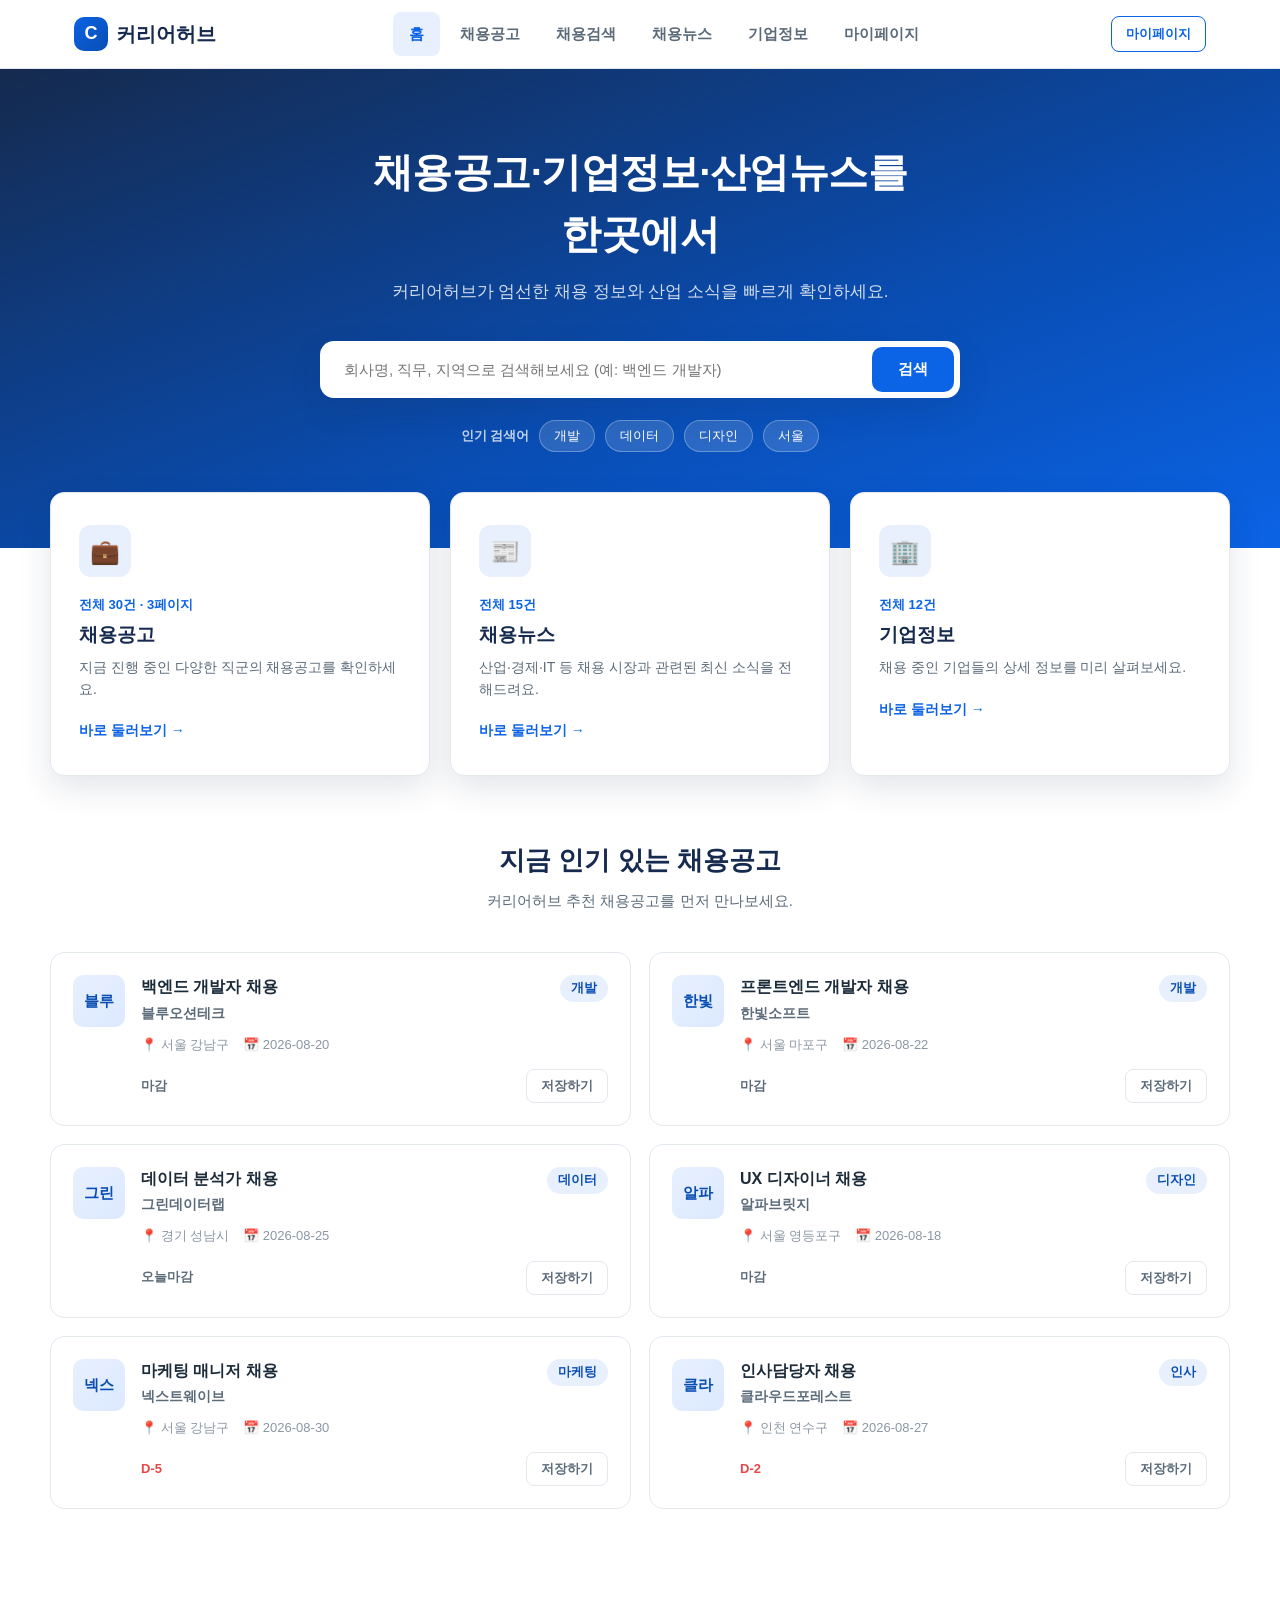
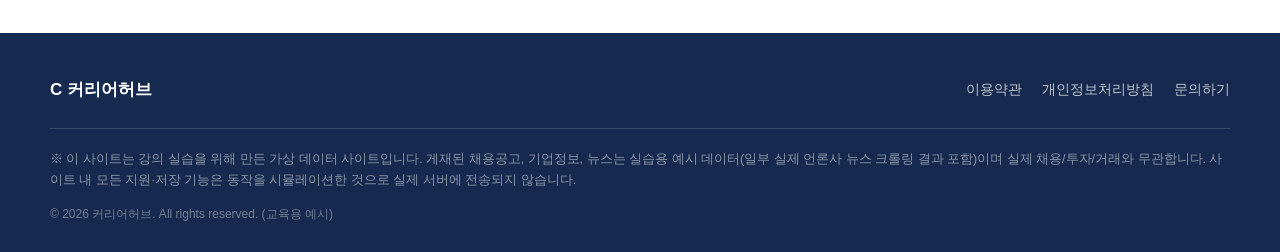
<file: index.html>
<!DOCTYPE html>
<html lang="ko">
<head>
<meta charset="UTF-8">
<meta name="viewport" content="width=device-width, initial-scale=1.0">
<title>커리어허브 - 채용공고·기업정보·산업뉴스를 한곳에서</title>
<link rel="stylesheet" href="assets/style.css">
</head>
<body>

<section class="hero">
  <h1>채용공고·기업정보·산업뉴스를<br>한곳에서</h1>
  <p class="sub">커리어허브가 엄선한 채용 정보와 산업 소식을 빠르게 확인하세요.</p>
  <form class="search-box" id="heroSearchForm">
    <input type="text" id="heroSearchInput" placeholder="회사명, 직무, 지역으로 검색해보세요 (예: 백엔드 개발자)">
    <button type="submit">검색</button>
  </form>
  <div class="popular-keywords">
    <span class="label">인기 검색어</span>
    <a class="keyword-chip" href="search.html?q=%EA%B0%9C%EB%B0%9C">개발</a>
    <a class="keyword-chip" href="search.html?q=%EB%8D%B0%EC%9D%B4%ED%84%B0">데이터</a>
    <a class="keyword-chip" href="search.html?q=%EB%94%94%EC%9E%90%EC%9D%B8">디자인</a>
    <a class="keyword-chip" href="search.html?q=%EC%84%9C%EC%9A%B8">서울</a>
  </div>
</section>

<div class="explore-grid">
  <a href="jobs_p1.html" class="explore-card">
    <div class="explore-icon">💼</div>
    <div class="count">전체 30건 · 3페이지</div>
    <h3>채용공고</h3>
    <p>지금 진행 중인 다양한 직군의 채용공고를 확인하세요.</p>
    <span class="go-link">바로 둘러보기 →</span>
  </a>
  <a href="news.html" class="explore-card">
    <div class="explore-icon">📰</div>
    <div class="count">전체 15건</div>
    <h3>채용뉴스</h3>
    <p>산업·경제·IT 등 채용 시장과 관련된 최신 소식을 전해드려요.</p>
    <span class="go-link">바로 둘러보기 →</span>
  </a>
  <a href="company.html" class="explore-card">
    <div class="explore-icon">🏢</div>
    <div class="count">전체 12건</div>
    <h3>기업정보</h3>
    <p>채용 중인 기업들의 상세 정보를 미리 살펴보세요.</p>
    <span class="go-link">바로 둘러보기 →</span>
  </a>
</div>

<section class="section">
  <h2 class="section-title">지금 인기 있는 채용공고</h2>
  <p class="section-desc">커리어허브 추천 채용공고를 먼저 만나보세요.</p>
  <div class="card-grid" id="featuredJobs"></div>
</section>

<script src="assets/data.js"></script>
<script src="assets/common.js"></script>
<script>
  renderHeader("home");
  renderFooter();
  initHeroSearch("heroSearchInput", "heroSearchForm");

  function jobCardHtml(job) {
    const dday = getDdayLabel(job.deadline);
    const isUrgent = dday.startsWith("D-") && parseInt(dday.slice(2)) <= 5;
    return `
      <div class="job-card">
        <div class="company-logo">${job.logo}</div>
        <div class="job-card-body">
          <div class="job-card-top">
            <div>
              <p class="job-title">${job.title}</p>
              <p class="job-company">${job.company}</p>
            </div>
            <span class="tag">${job.category}</span>
          </div>
          <div class="job-meta">
            <span>📍 ${job.location}</span>
            <span>📅 ${job.deadline}</span>
          </div>
          <div class="job-card-footer">
            <span class="deadline-badge ${isUrgent ? "" : "safe"}">${dday}</span>
            <button class="save-btn" data-job-id="${job.id}">저장하기</button>
          </div>
        </div>
      </div>
    `;
  }

  const featured = JOBS.slice(0, 6);
  document.getElementById("featuredJobs").innerHTML = featured.map(jobCardHtml).join("");
  initSaveButtons();
</script>
</body>
</html>
</file>
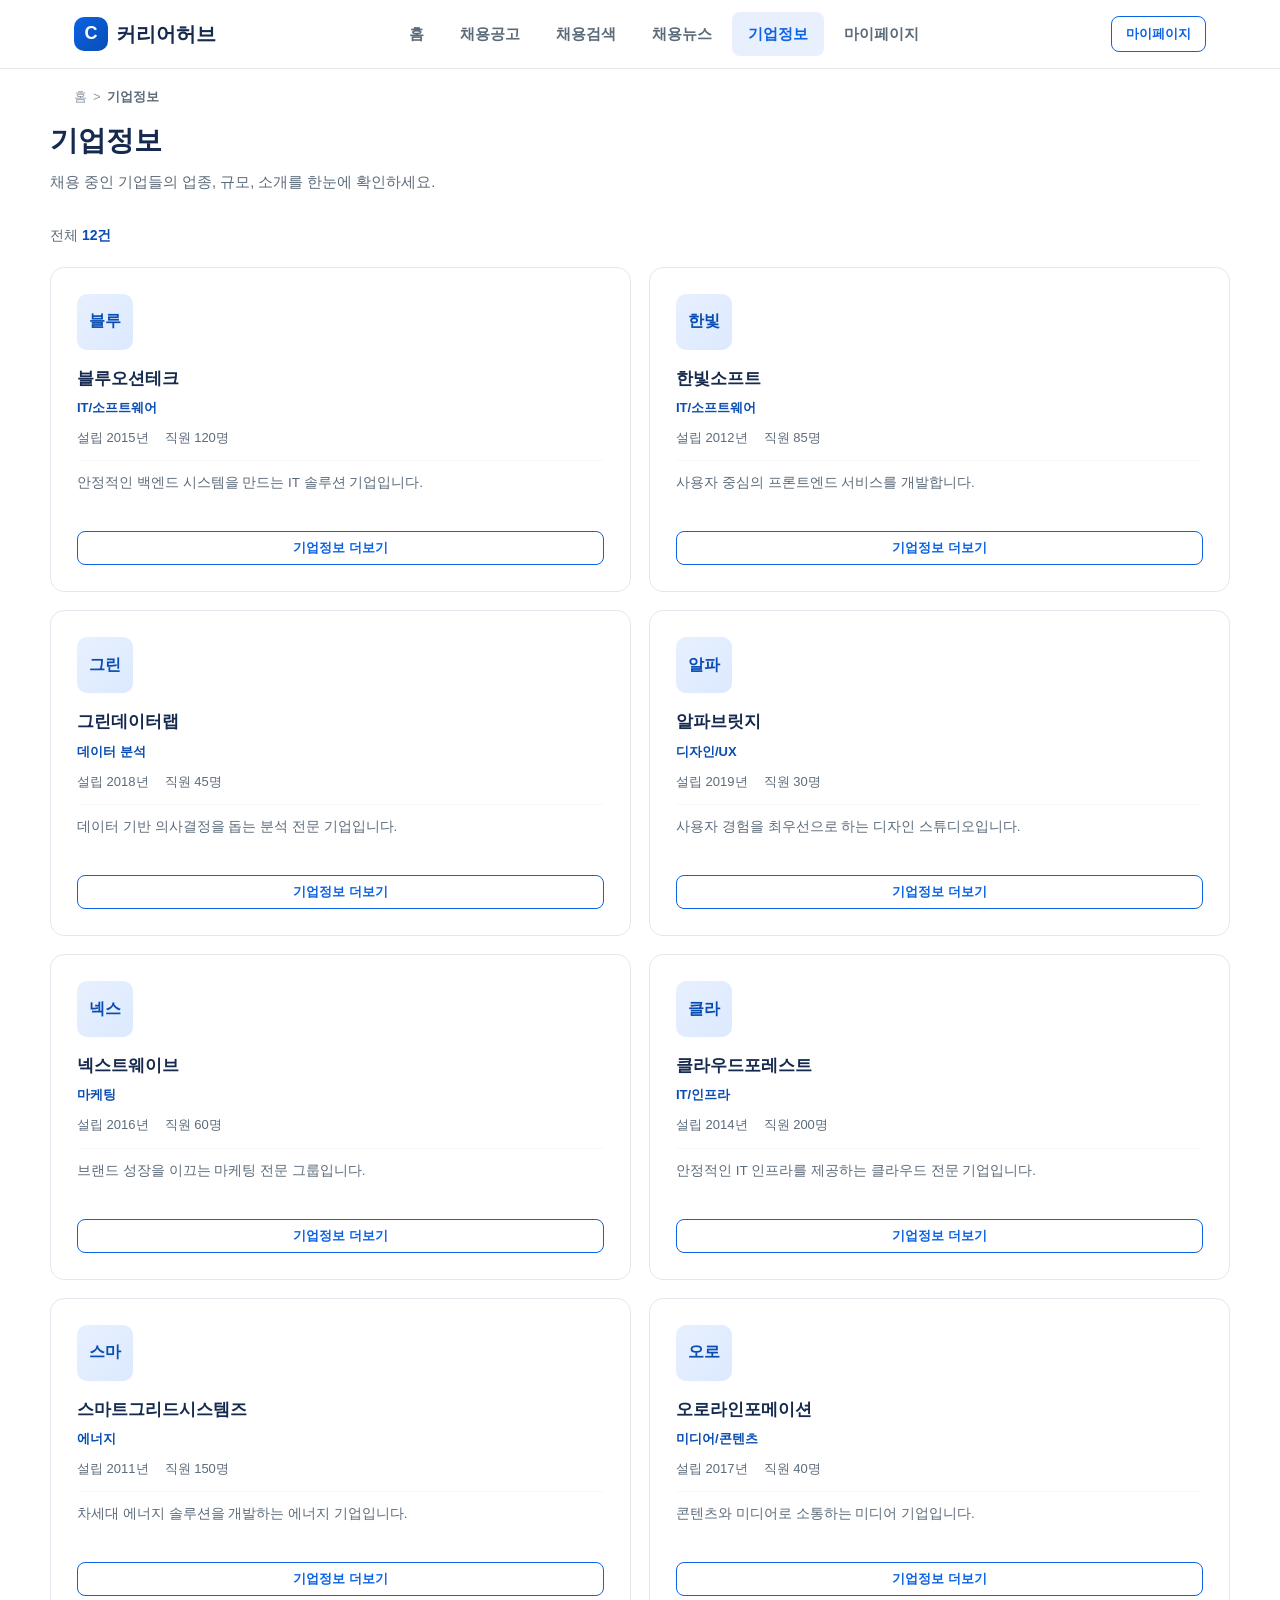
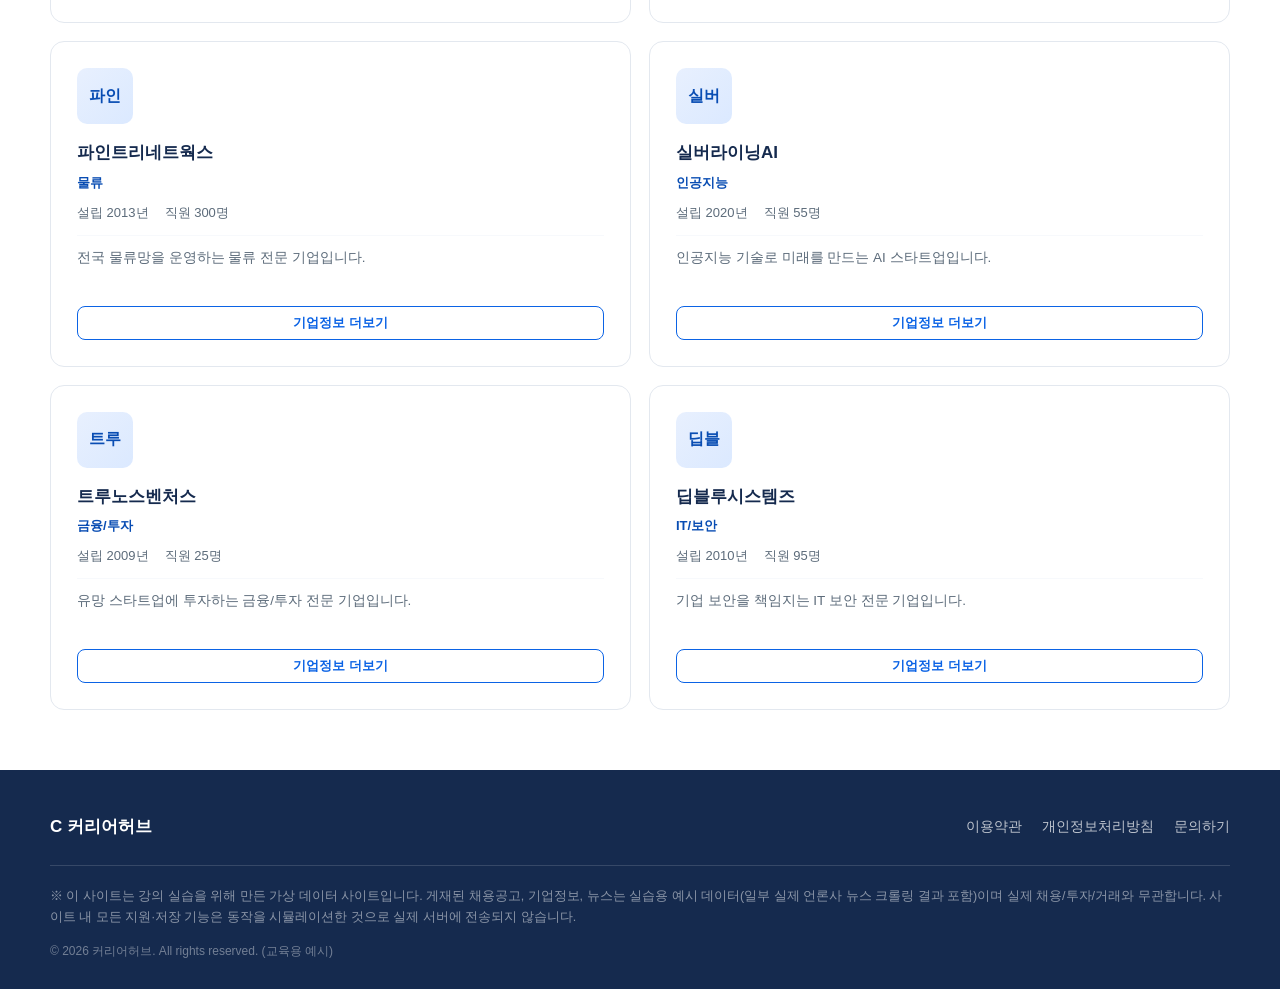
<file: company.html>
<!DOCTYPE html>
<html lang="ko">
<head>
<meta charset="UTF-8">
<meta name="viewport" content="width=device-width, initial-scale=1.0">
<title>기업정보 - 커리어허브</title>
<link rel="stylesheet" href="assets/style.css">
</head>
<body>

<div class="breadcrumb" id="breadcrumb"></div>

<div class="page-head container">
  <h1>기업정보</h1>
  <p>채용 중인 기업들의 업종, 규모, 소개를 한눈에 확인하세요.</p>
</div>

<div class="list-summary">
  <span>전체 <b id="companyCount">0건</b></span>
</div>

<div class="card-grid" id="companyList"></div>

<script src="assets/data.js"></script>
<script src="assets/common.js"></script>
<script>
  renderHeader("company");
  renderFooter();
  renderBreadcrumb("기업정보");

  function companyCardHtml(c) {
    return `
      <div class="company-card">
        <div class="company-logo">${c.logo}</div>
        <h3>${c.company}</h3>
        <div class="industry">${c.industry}</div>
        <div class="company-stats">
          <span>설립 ${c.founded}년</span>
          <span>직원 ${c.employees}명</span>
        </div>
        <p class="tagline">${c.tagline}</p>
        <button class="btn btn-outline btn-block btn-sm" onclick="alert('교육용 예시 페이지입니다. 실제 상세 페이지는 연결되어 있지 않습니다.')">기업정보 더보기</button>
      </div>
    `;
  }

  document.getElementById("companyCount").textContent = COMPANIES.length + "건";
  document.getElementById("companyList").innerHTML = COMPANIES.map(companyCardHtml).join("");
</script>
</body>
</html>
</file>
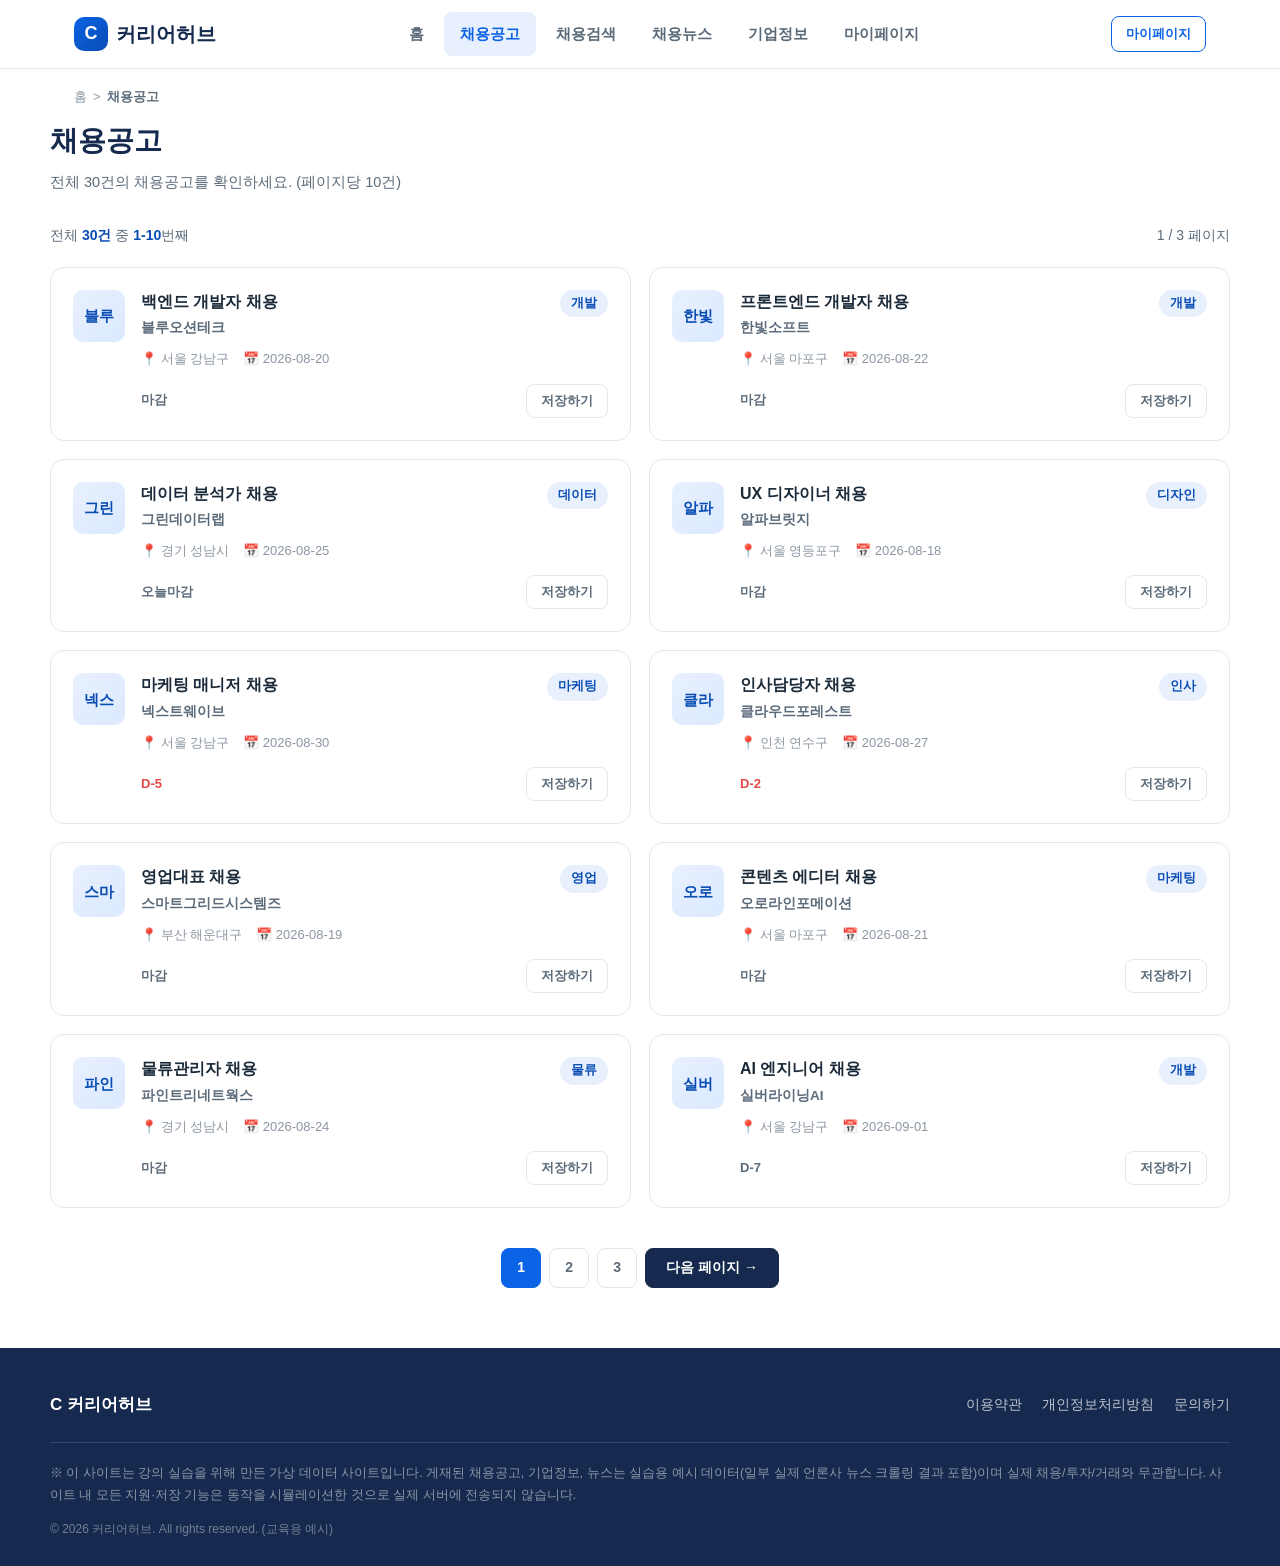
<file: jobs_p1.html>
<!DOCTYPE html>
<html lang="ko">
<head>
<meta charset="UTF-8">
<meta name="viewport" content="width=device-width, initial-scale=1.0">
<title>채용공고 1페이지 - 커리어허브</title>
<link rel="stylesheet" href="assets/style.css">
</head>
<body>

<div class="breadcrumb" id="breadcrumb"></div>

<div class="page-head container">
  <h1>채용공고</h1>
  <p>전체 30건의 채용공고를 확인하세요. (페이지당 10건)</p>
</div>

<div class="list-summary">
  <span>전체 <b>30건</b> 중 <b>1-10</b>번째</span>
  <span>1 / 3 페이지</span>
</div>

<div class="card-grid" id="jobList"></div>

<div class="pagination">
  <a href="jobs_p1.html" class="page-link active">1</a><a href="jobs_p2.html" class="page-link ">2</a><a href="jobs_p3.html" class="page-link ">3</a>
  <a href="jobs_p2.html" class="page-link next">다음 페이지 →</a>
</div>

<script src="assets/data.js"></script>
<script src="assets/common.js"></script>
<script>
  renderHeader("jobs");
  renderFooter();
  renderBreadcrumb("채용공고");

  function jobCardHtml(job) {
    const dday = getDdayLabel(job.deadline);
    const isUrgent = dday.startsWith("D-") && parseInt(dday.slice(2)) <= 5;
    return `
      <div class="job-card">
        <div class="company-logo">${job.logo}</div>
        <div class="job-card-body">
          <div class="job-card-top">
            <div>
              <p class="job-title">${job.title}</p>
              <p class="job-company">${job.company}${job.isReal ? ' <span class="tag tag-outline" style="margin-left:6px;">' + job.type + '</span>' : ''}</p>
            </div>
            <span class="tag">${job.category}</span>
          </div>
          <div class="job-meta">
            <span>📍 ${job.location}</span>
            <span>📅 ${job.deadline}</span>
          </div>
          <div class="job-card-footer">
            <span class="deadline-badge ${isUrgent ? "" : "safe"}">${dday}</span>
            <button class="save-btn" data-job-id="${job.id}">저장하기</button>
          </div>
        </div>
      </div>
    `;
  }

  const pageJobs = JOBS.slice(0, 10);
  document.getElementById("jobList").innerHTML = pageJobs.map(jobCardHtml).join("");
  initSaveButtons();
</script>
</body>
</html>
</file>
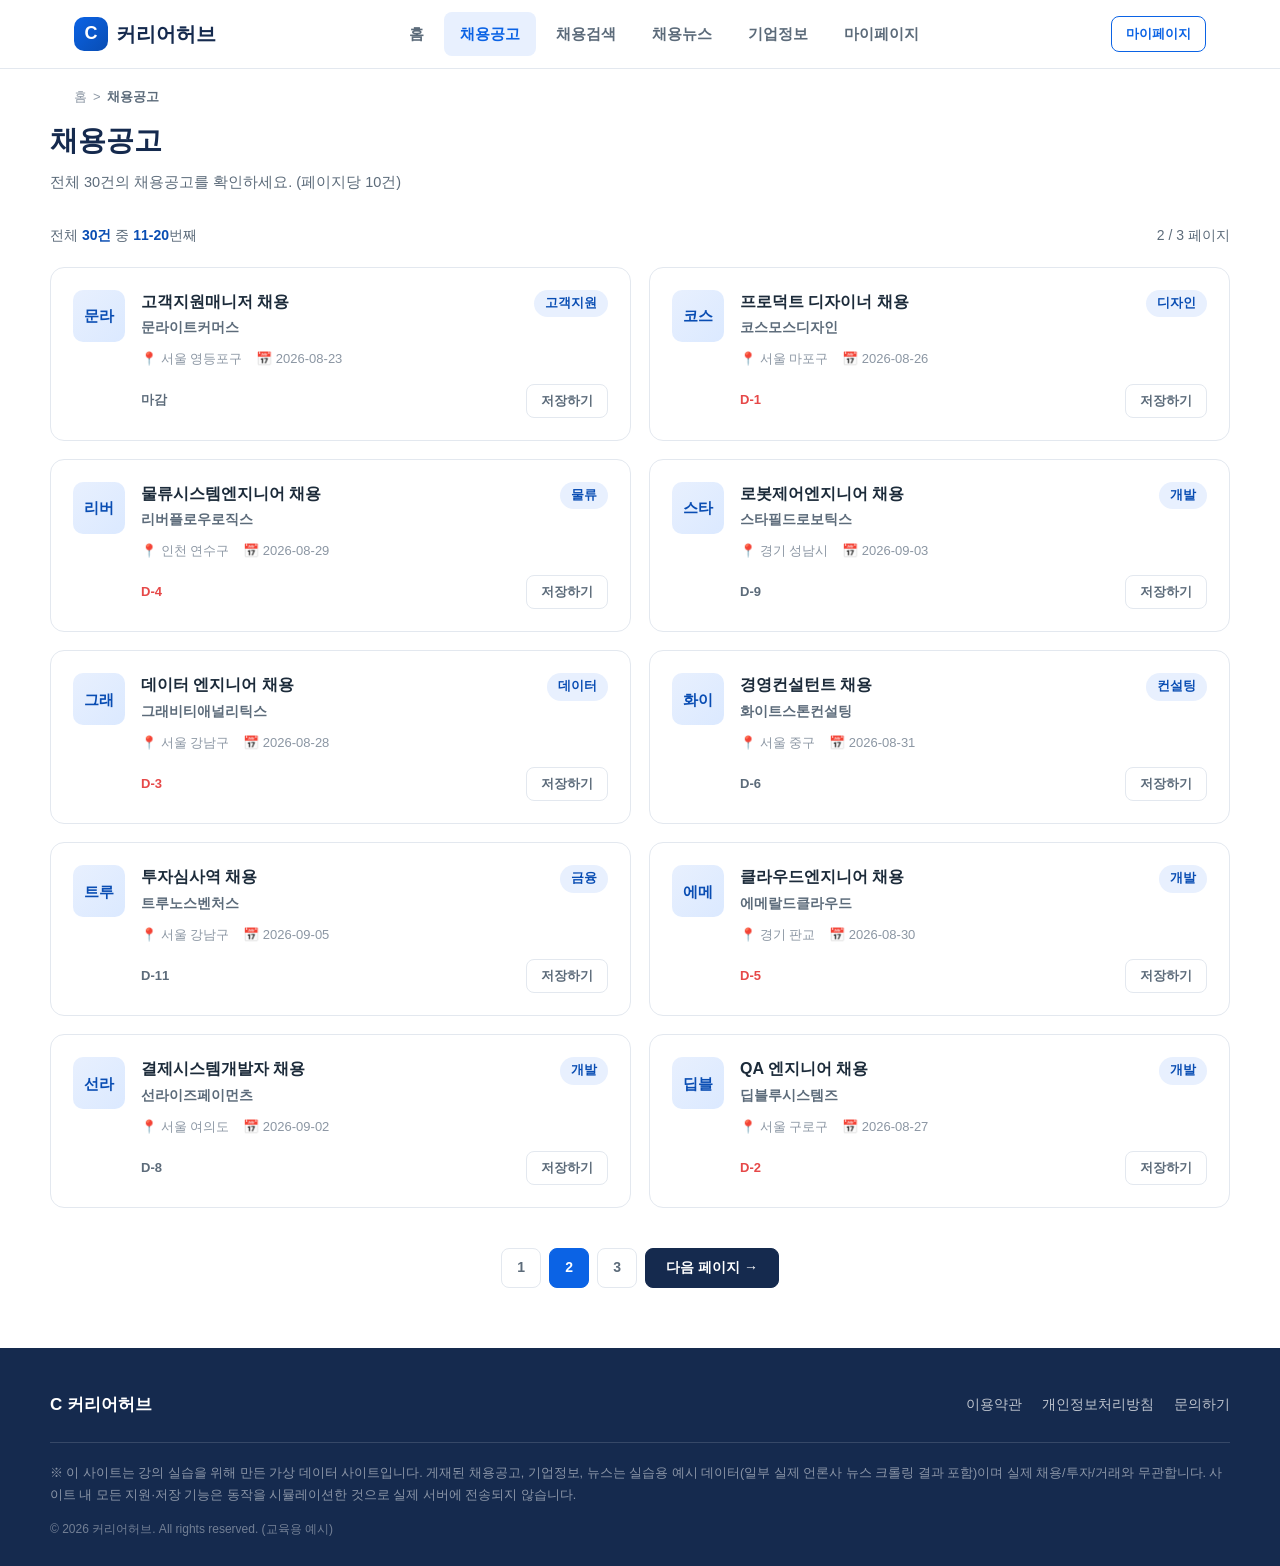
<file: jobs_p2.html>
<!DOCTYPE html>
<html lang="ko">
<head>
<meta charset="UTF-8">
<meta name="viewport" content="width=device-width, initial-scale=1.0">
<title>채용공고 2페이지 - 커리어허브</title>
<link rel="stylesheet" href="assets/style.css">
</head>
<body>

<div class="breadcrumb" id="breadcrumb"></div>

<div class="page-head container">
  <h1>채용공고</h1>
  <p>전체 30건의 채용공고를 확인하세요. (페이지당 10건)</p>
</div>

<div class="list-summary">
  <span>전체 <b>30건</b> 중 <b>11-20</b>번째</span>
  <span>2 / 3 페이지</span>
</div>

<div class="card-grid" id="jobList"></div>

<div class="pagination">
  <a href="jobs_p1.html" class="page-link ">1</a><a href="jobs_p2.html" class="page-link active">2</a><a href="jobs_p3.html" class="page-link ">3</a>
  <a href="jobs_p3.html" class="page-link next">다음 페이지 →</a>
</div>

<script src="assets/data.js"></script>
<script src="assets/common.js"></script>
<script>
  renderHeader("jobs");
  renderFooter();
  renderBreadcrumb("채용공고");

  function jobCardHtml(job) {
    const dday = getDdayLabel(job.deadline);
    const isUrgent = dday.startsWith("D-") && parseInt(dday.slice(2)) <= 5;
    return `
      <div class="job-card">
        <div class="company-logo">${job.logo}</div>
        <div class="job-card-body">
          <div class="job-card-top">
            <div>
              <p class="job-title">${job.title}</p>
              <p class="job-company">${job.company}${job.isReal ? ' <span class="tag tag-outline" style="margin-left:6px;">' + job.type + '</span>' : ''}</p>
            </div>
            <span class="tag">${job.category}</span>
          </div>
          <div class="job-meta">
            <span>📍 ${job.location}</span>
            <span>📅 ${job.deadline}</span>
          </div>
          <div class="job-card-footer">
            <span class="deadline-badge ${isUrgent ? "" : "safe"}">${dday}</span>
            <button class="save-btn" data-job-id="${job.id}">저장하기</button>
          </div>
        </div>
      </div>
    `;
  }

  const pageJobs = JOBS.slice(10, 20);
  document.getElementById("jobList").innerHTML = pageJobs.map(jobCardHtml).join("");
  initSaveButtons();
</script>
</body>
</html>
</file>
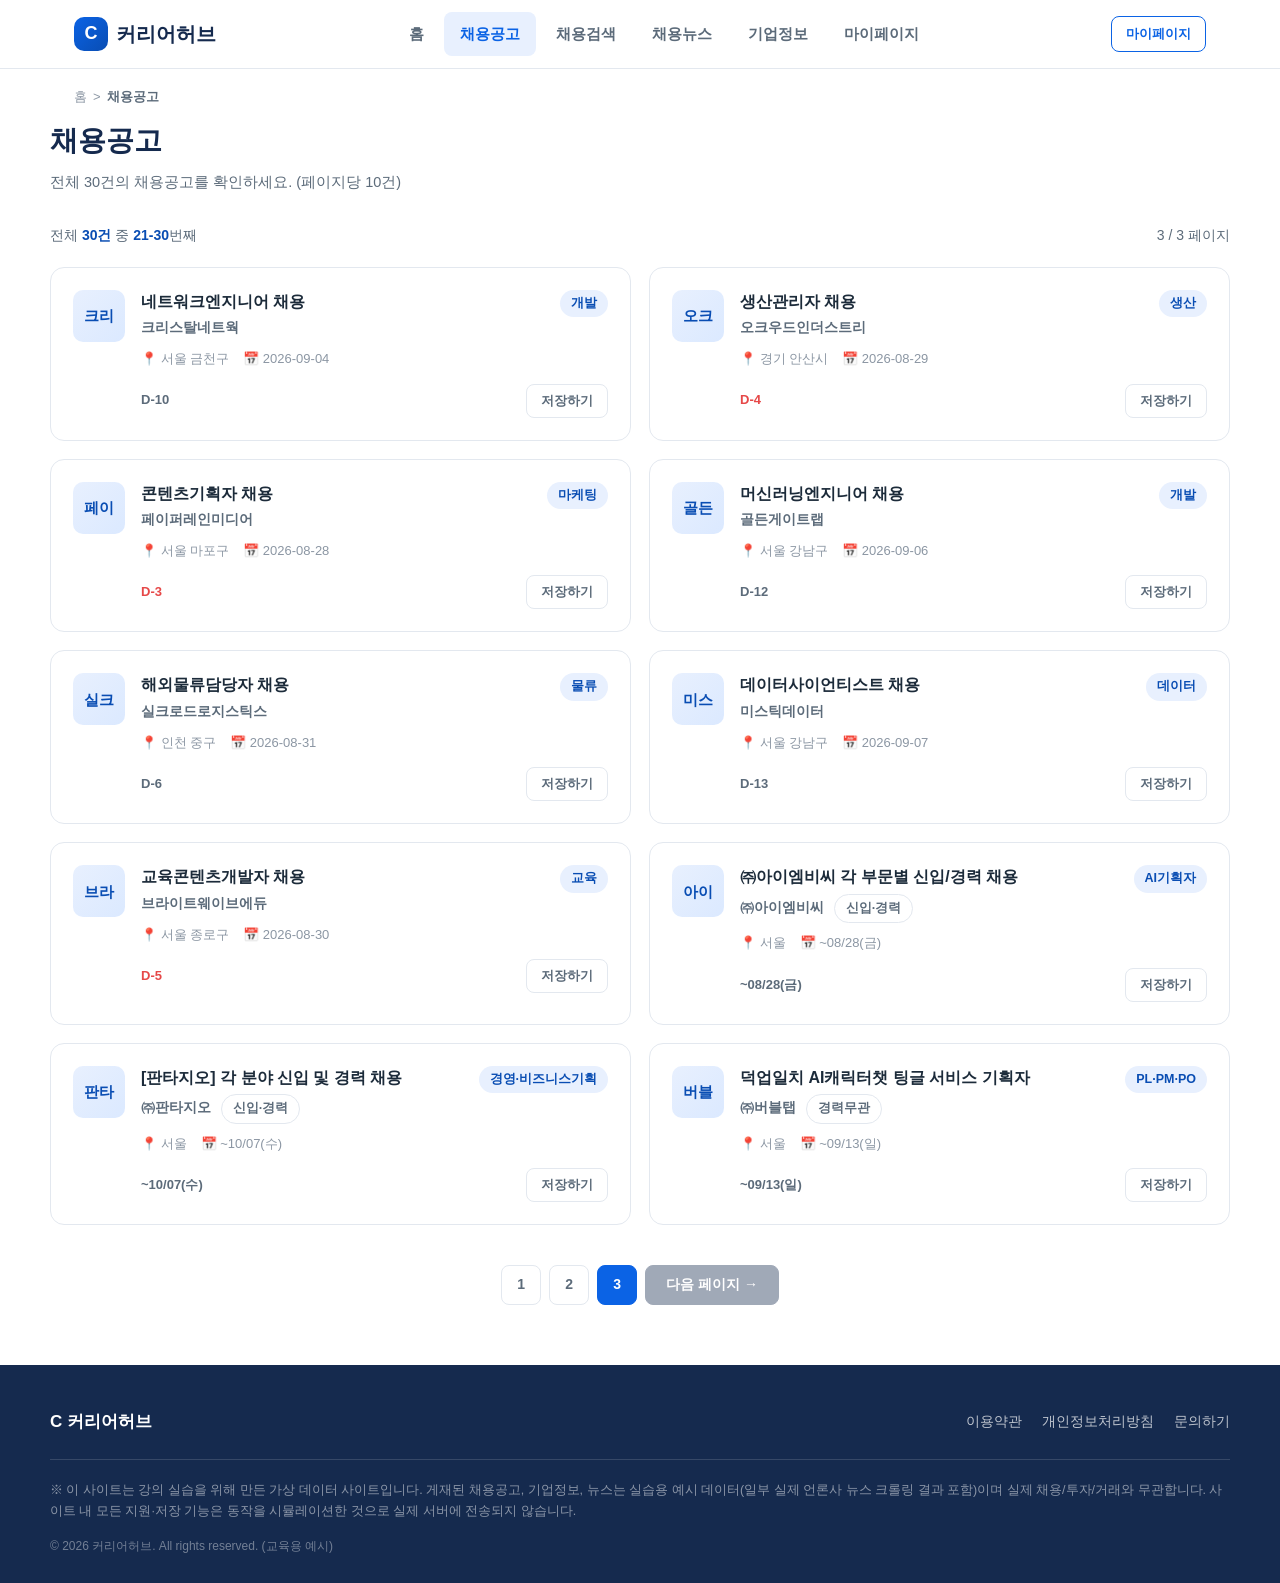
<file: jobs_p3.html>
<!DOCTYPE html>
<html lang="ko">
<head>
<meta charset="UTF-8">
<meta name="viewport" content="width=device-width, initial-scale=1.0">
<title>채용공고 3페이지 - 커리어허브</title>
<link rel="stylesheet" href="assets/style.css">
</head>
<body>

<div class="breadcrumb" id="breadcrumb"></div>

<div class="page-head container">
  <h1>채용공고</h1>
  <p>전체 30건의 채용공고를 확인하세요. (페이지당 10건)</p>
</div>

<div class="list-summary">
  <span>전체 <b>30건</b> 중 <b>21-30</b>번째</span>
  <span>3 / 3 페이지</span>
</div>

<div class="card-grid" id="jobList"></div>

<div class="pagination">
  <a href="jobs_p1.html" class="page-link ">1</a><a href="jobs_p2.html" class="page-link ">2</a><a href="jobs_p3.html" class="page-link active">3</a>
  <span class="page-link next disabled">다음 페이지 →</span>
</div>

<script src="assets/data.js"></script>
<script src="assets/common.js"></script>
<script>
  renderHeader("jobs");
  renderFooter();
  renderBreadcrumb("채용공고");

  function jobCardHtml(job) {
    const dday = getDdayLabel(job.deadline);
    const isUrgent = dday.startsWith("D-") && parseInt(dday.slice(2)) <= 5;
    return `
      <div class="job-card">
        <div class="company-logo">${job.logo}</div>
        <div class="job-card-body">
          <div class="job-card-top">
            <div>
              <p class="job-title">${job.title}</p>
              <p class="job-company">${job.company}${job.isReal ? ' <span class="tag tag-outline" style="margin-left:6px;">' + job.type + '</span>' : ''}</p>
            </div>
            <span class="tag">${job.category}</span>
          </div>
          <div class="job-meta">
            <span>📍 ${job.location}</span>
            <span>📅 ${job.deadline}</span>
          </div>
          <div class="job-card-footer">
            <span class="deadline-badge ${isUrgent ? "" : "safe"}">${dday}</span>
            <button class="save-btn" data-job-id="${job.id}">저장하기</button>
          </div>
        </div>
      </div>
    `;
  }

  const pageJobs = JOBS.slice(20, 30);
  document.getElementById("jobList").innerHTML = pageJobs.map(jobCardHtml).join("");
  initSaveButtons();
</script>
</body>
</html>
</file>
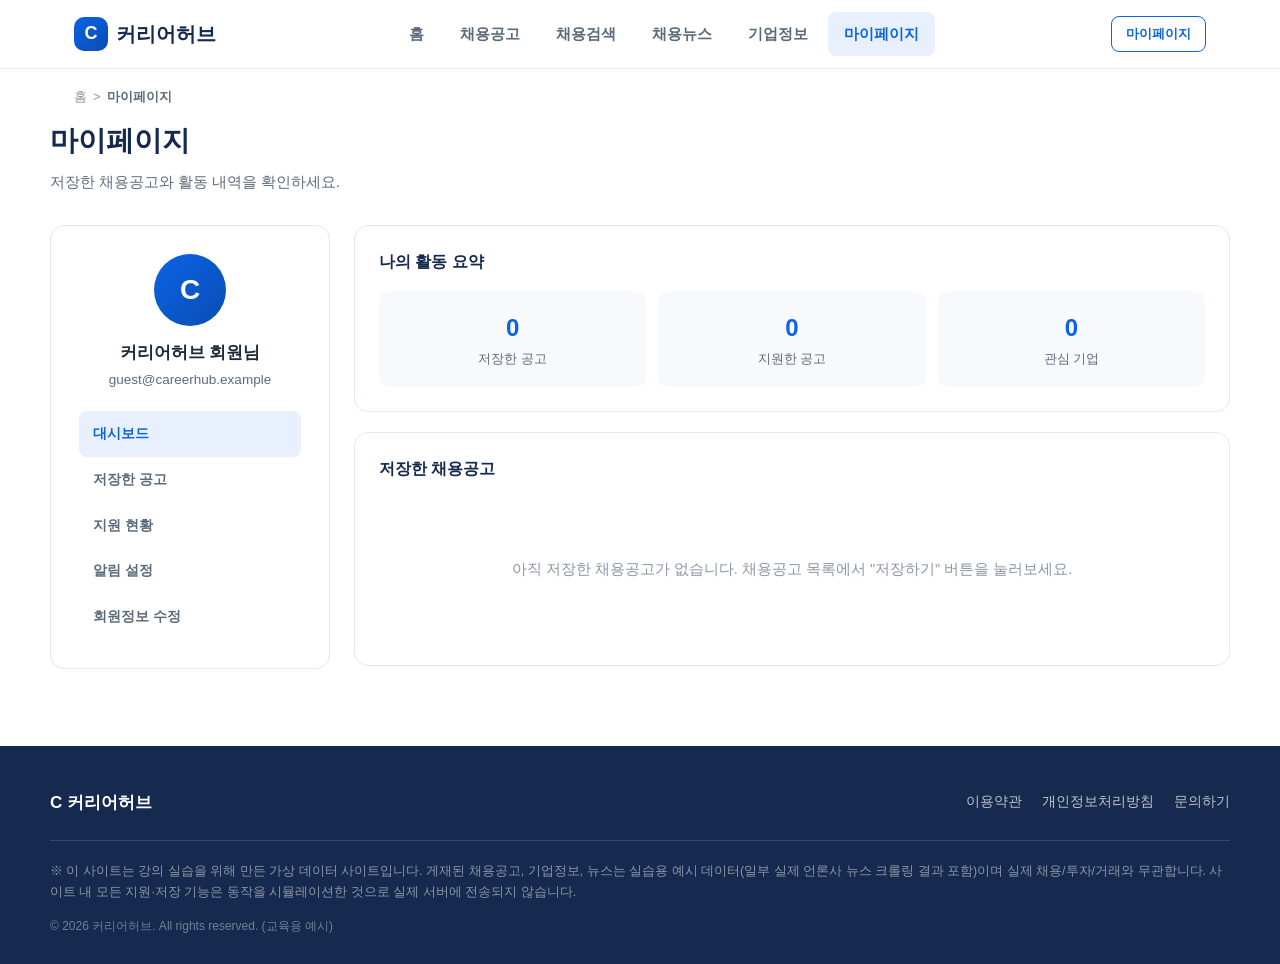
<file: mypage.html>
<!DOCTYPE html>
<html lang="ko">
<head>
<meta charset="UTF-8">
<meta name="viewport" content="width=device-width, initial-scale=1.0">
<title>마이페이지 - 커리어허브</title>
<link rel="stylesheet" href="assets/style.css">
</head>
<body>

<div class="breadcrumb" id="breadcrumb"></div>

<div class="page-head container">
  <h1>마이페이지</h1>
  <p>저장한 채용공고와 활동 내역을 확인하세요.</p>
</div>

<div class="mypage-layout">
  <aside class="profile-card">
    <div class="profile-avatar">C</div>
    <h3>커리어허브 회원님</h3>
    <p>guest@careerhub.example</p>
    <ul class="mypage-menu">
      <li><a href="#" class="active">대시보드</a></li>
      <li><a href="#" onclick="alert('교육용 예시 페이지입니다.'); return false;">저장한 공고</a></li>
      <li><a href="#" onclick="alert('교육용 예시 페이지입니다.'); return false;">지원 현황</a></li>
      <li><a href="#" onclick="alert('교육용 예시 페이지입니다.'); return false;">알림 설정</a></li>
      <li><a href="#" onclick="alert('교육용 예시 페이지입니다.'); return false;">회원정보 수정</a></li>
    </ul>
  </aside>

  <main class="mypage-main">
    <div class="widget">
      <h3>나의 활동 요약</h3>
      <div class="stat-grid">
        <div class="stat-box">
          <div class="num" id="savedCountNum">0</div>
          <div class="label">저장한 공고</div>
        </div>
        <div class="stat-box">
          <div class="num">0</div>
          <div class="label">지원한 공고</div>
        </div>
        <div class="stat-box">
          <div class="num">0</div>
          <div class="label">관심 기업</div>
        </div>
      </div>
    </div>

    <div class="widget">
      <h3>저장한 채용공고</h3>
      <div id="savedJobsList"></div>
    </div>
  </main>
</div>

<script src="assets/data.js"></script>
<script src="assets/common.js"></script>
<script>
  renderHeader("mypage");
  renderFooter();
  renderBreadcrumb("마이페이지");

  const savedIds = getSavedJobs();
  document.getElementById("savedCountNum").textContent = savedIds.length;

  const savedJobs = JOBS.filter((j) => savedIds.includes(String(j.id)));
  const listEl = document.getElementById("savedJobsList");

  if (savedJobs.length === 0) {
    listEl.innerHTML = '<div class="empty-state">아직 저장한 채용공고가 없습니다. 채용공고 목록에서 "저장하기" 버튼을 눌러보세요.</div>';
  } else {
    listEl.innerHTML = savedJobs
      .map(
        (j) => `
      <div class="saved-item">
        <div>
          <p class="job-title" style="margin-bottom:2px;">${j.title}</p>
          <p class="job-company" style="margin:0;">${j.company} · ${j.location}</p>
        </div>
        <span class="deadline-badge">${getDdayLabel(j.deadline)}</span>
      </div>
    `
      )
      .join("");
  }
</script>
</body>
</html>
</file>
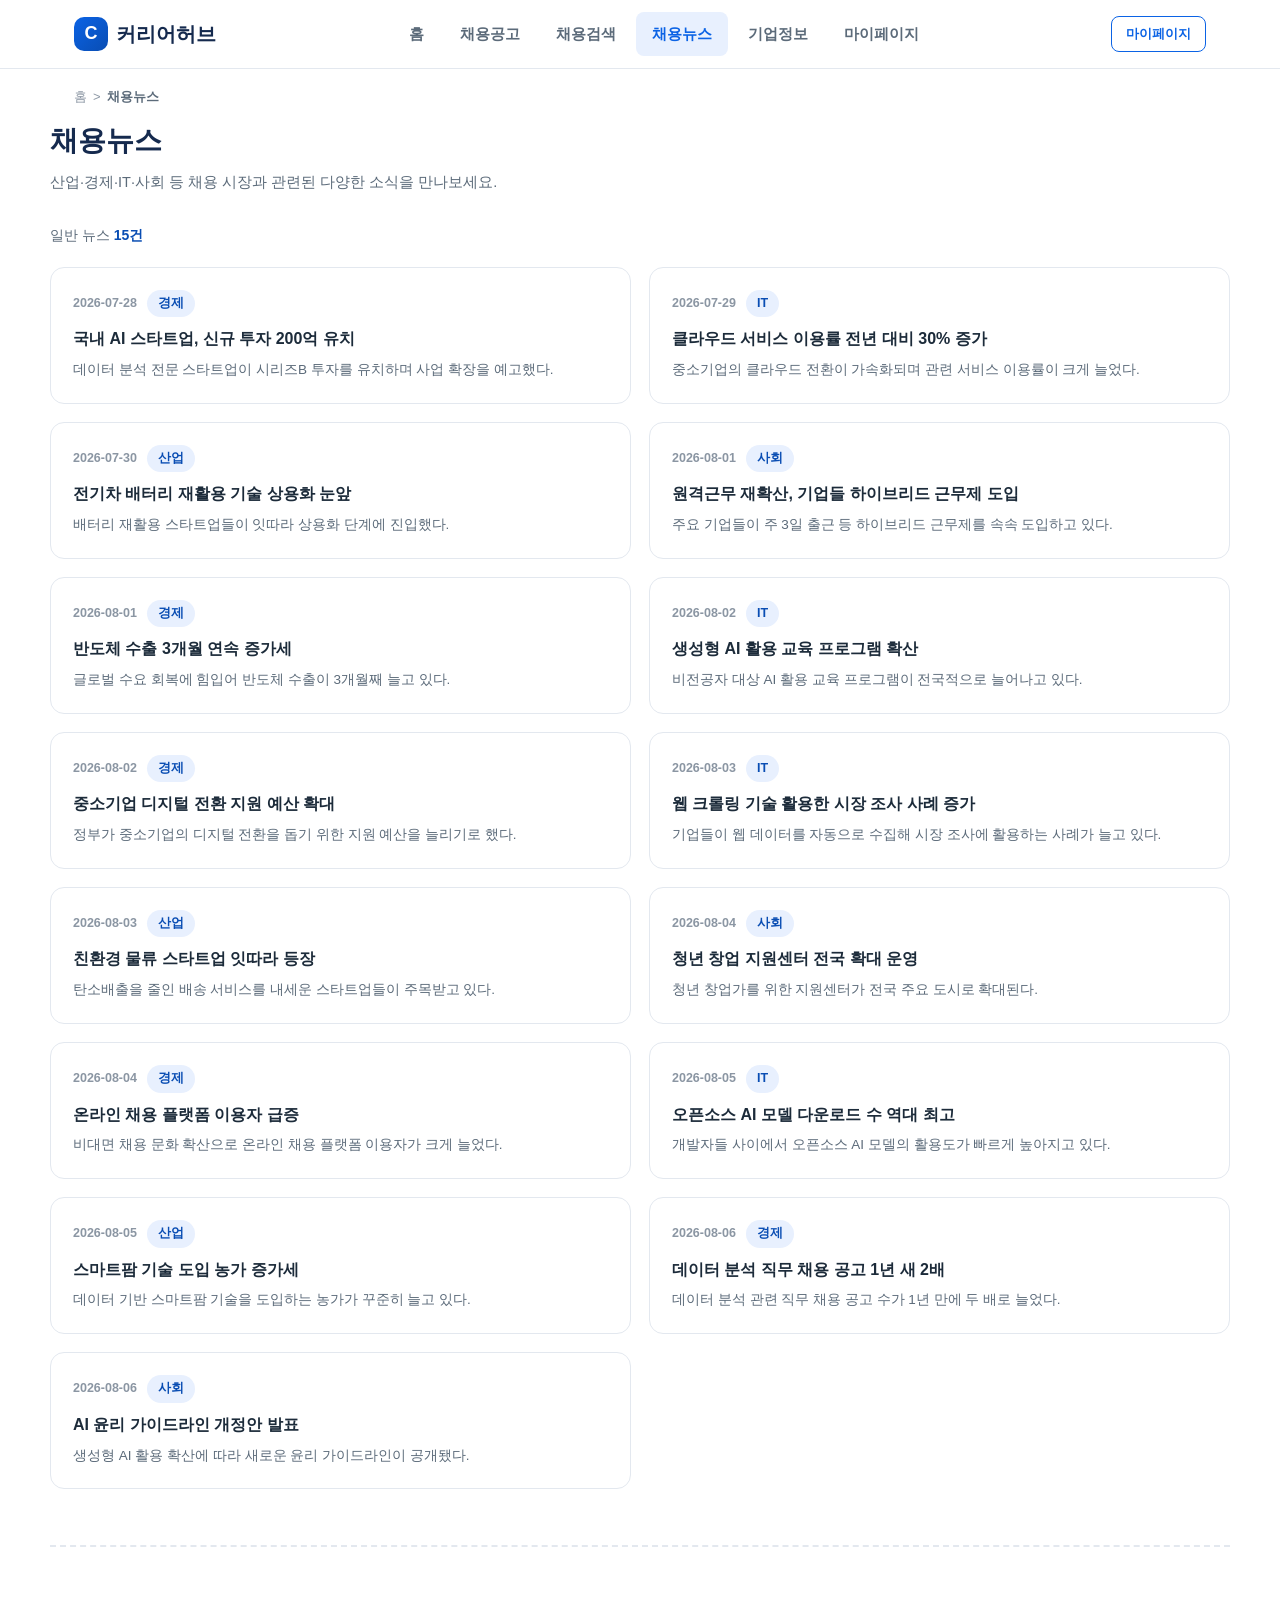
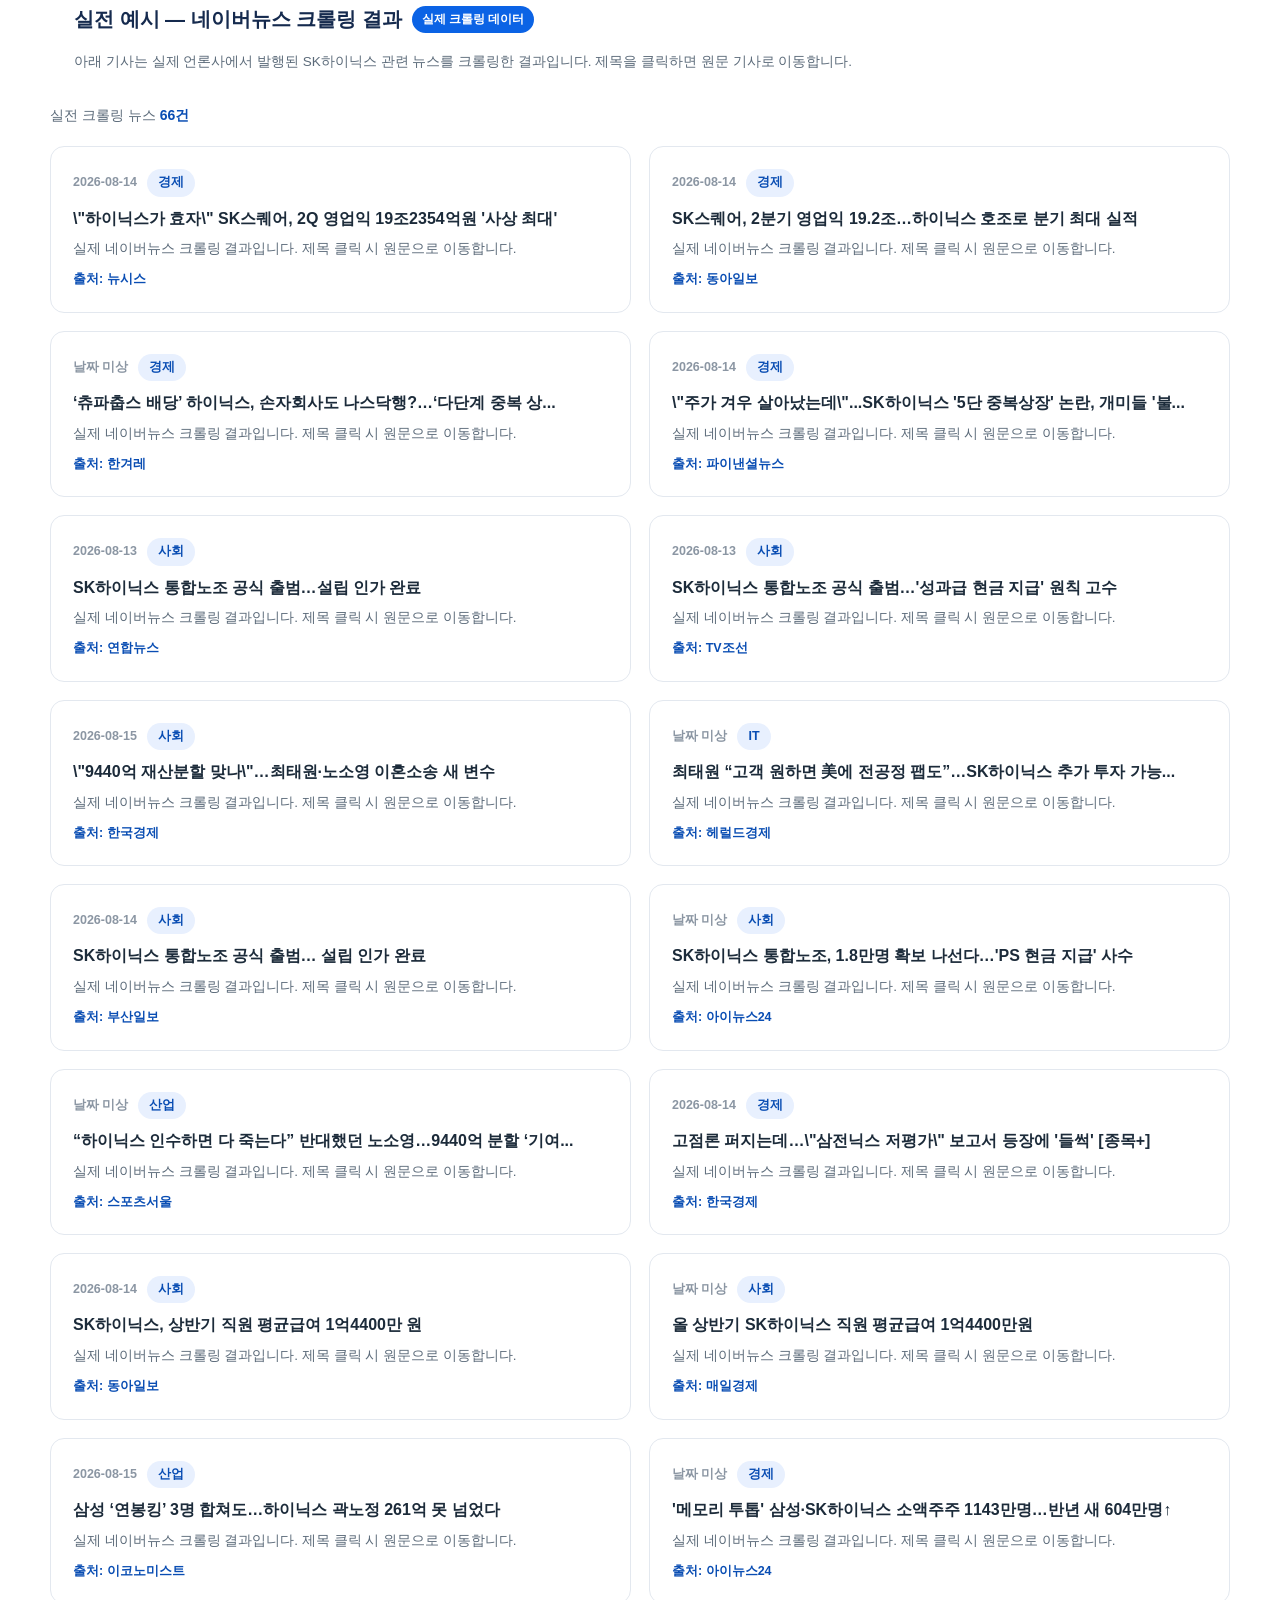
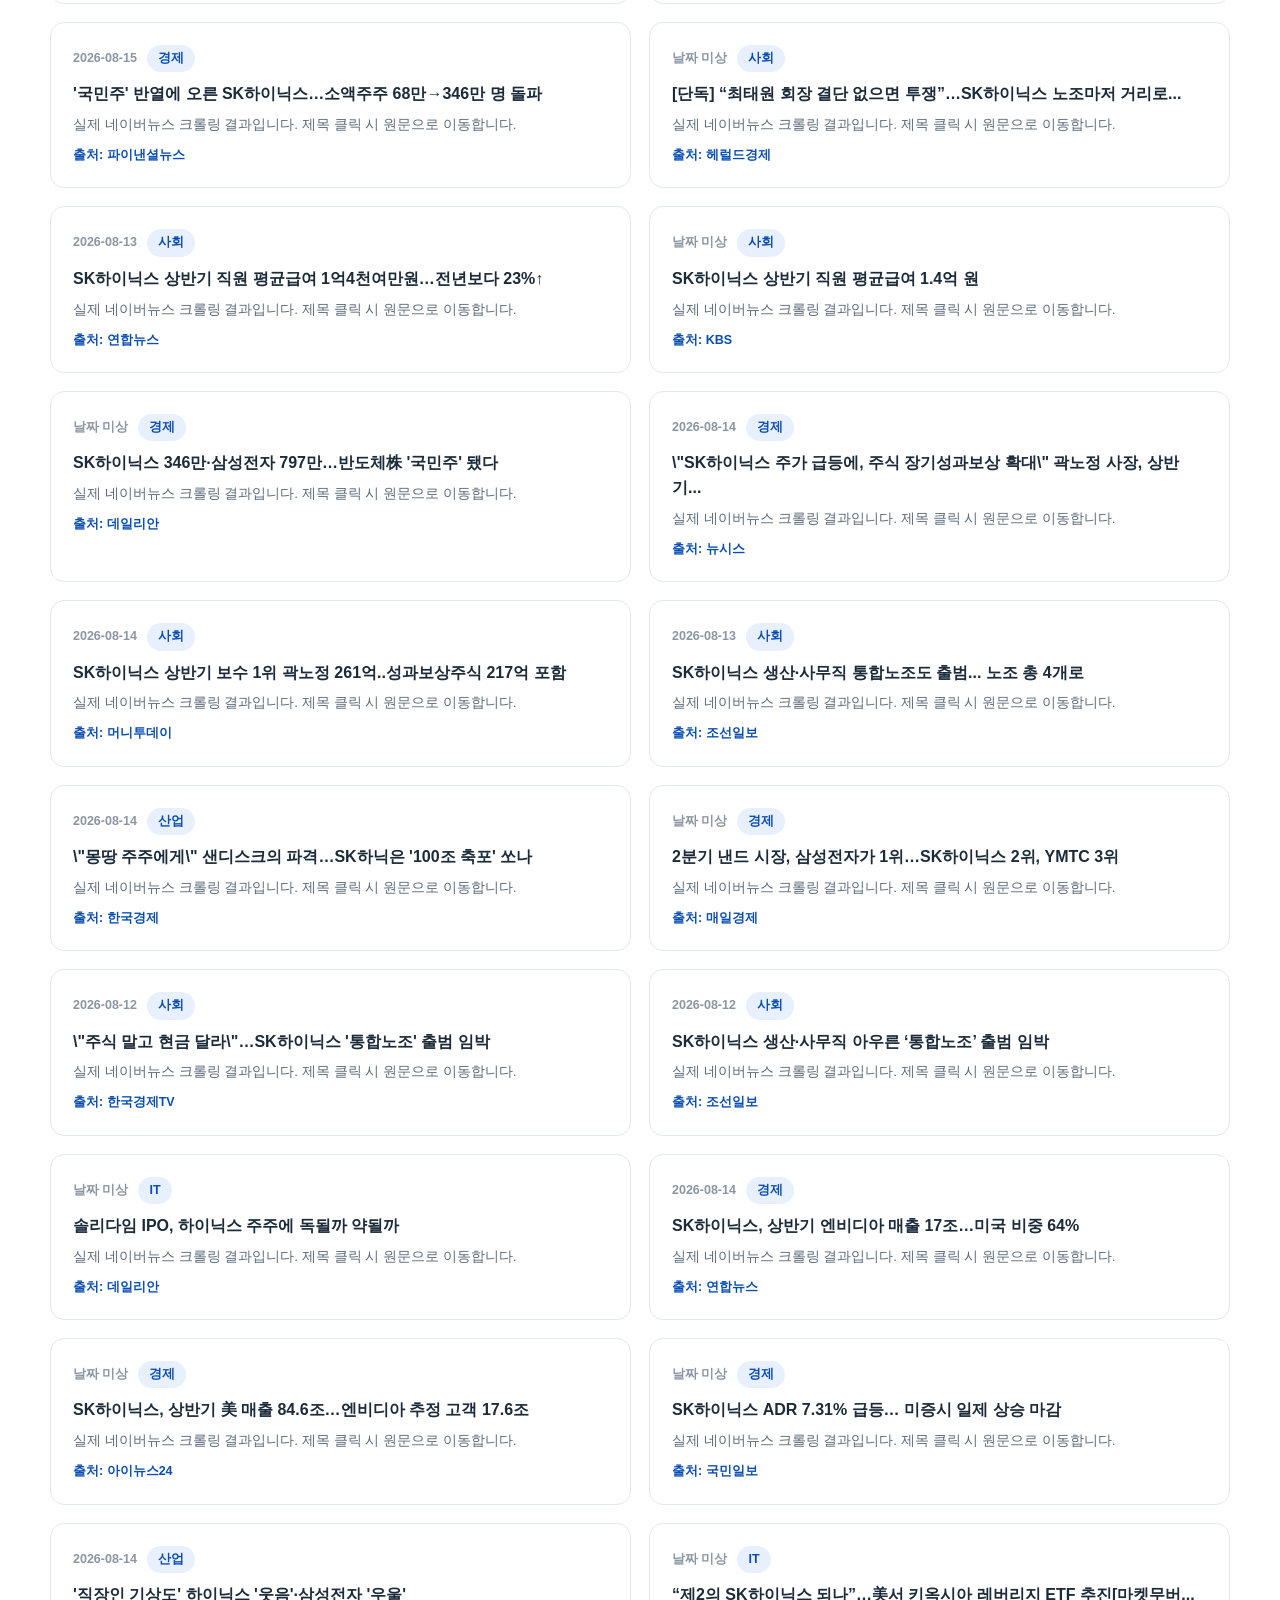
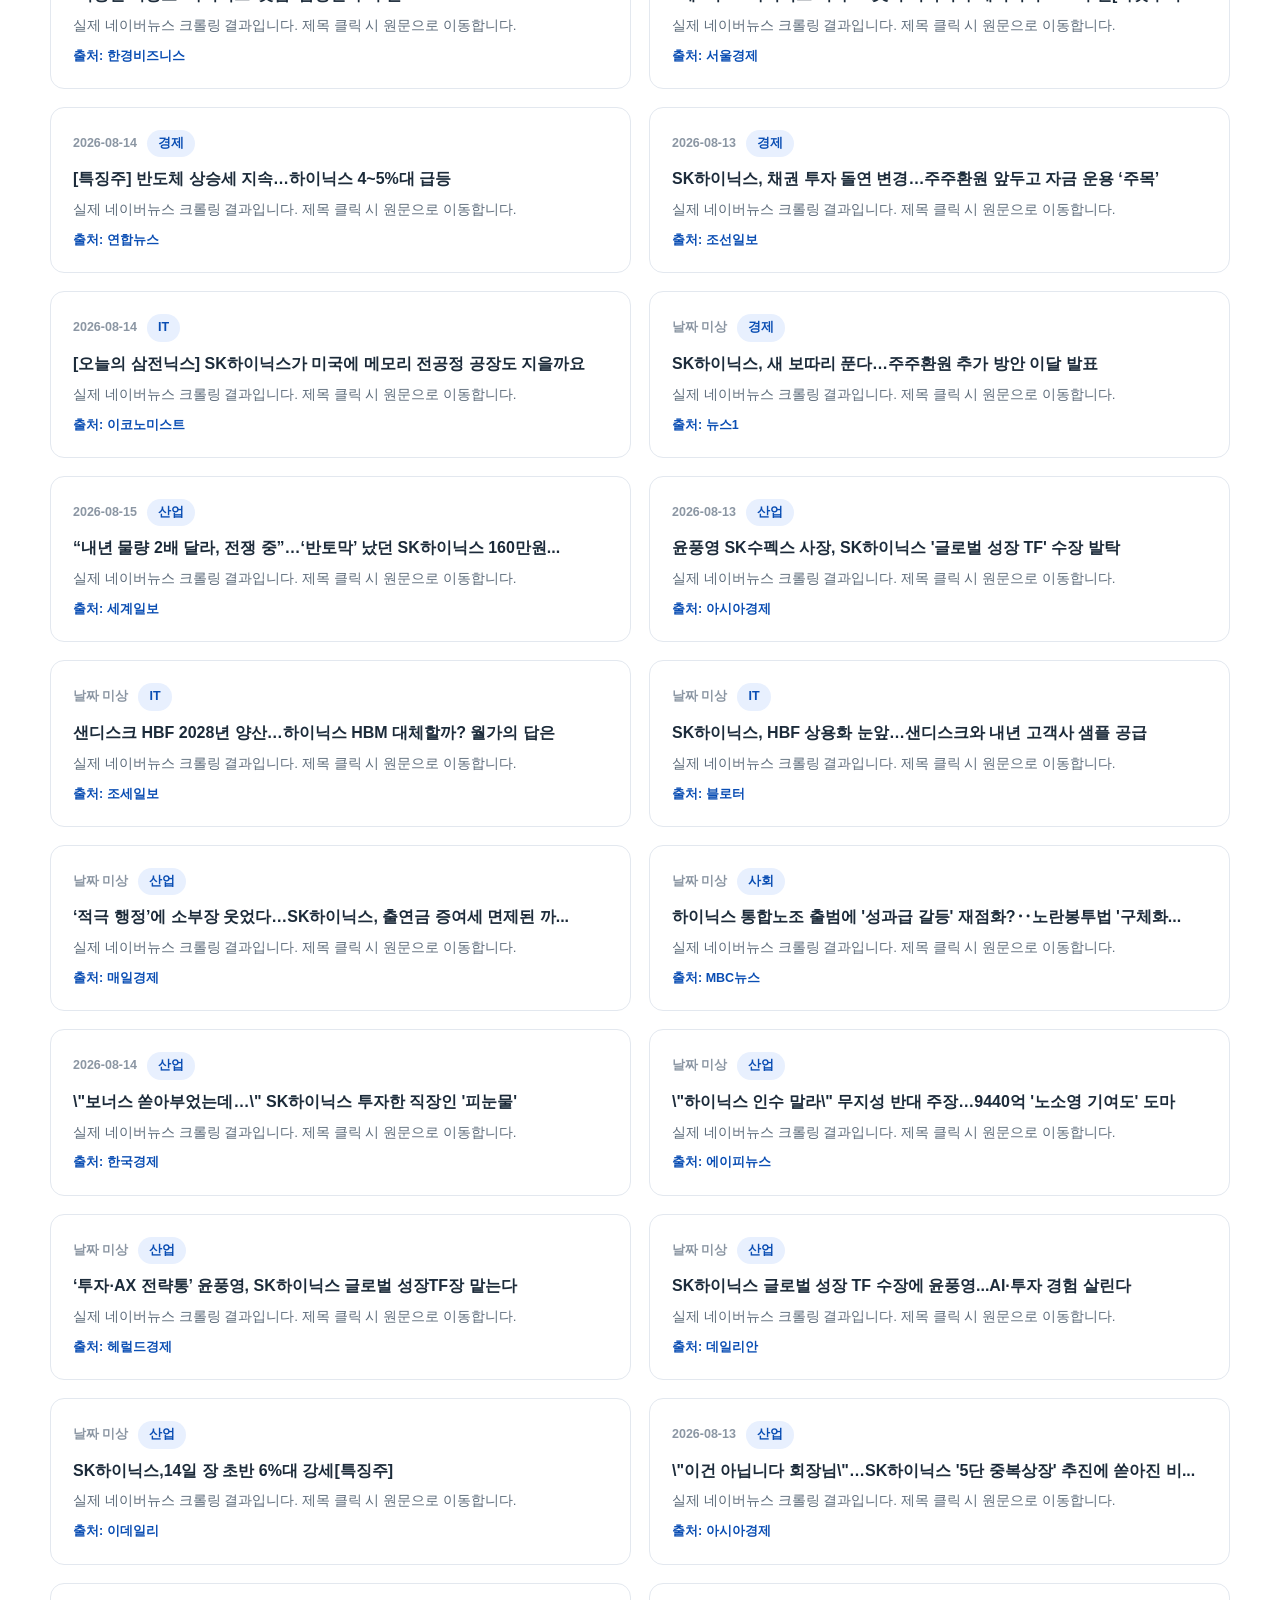
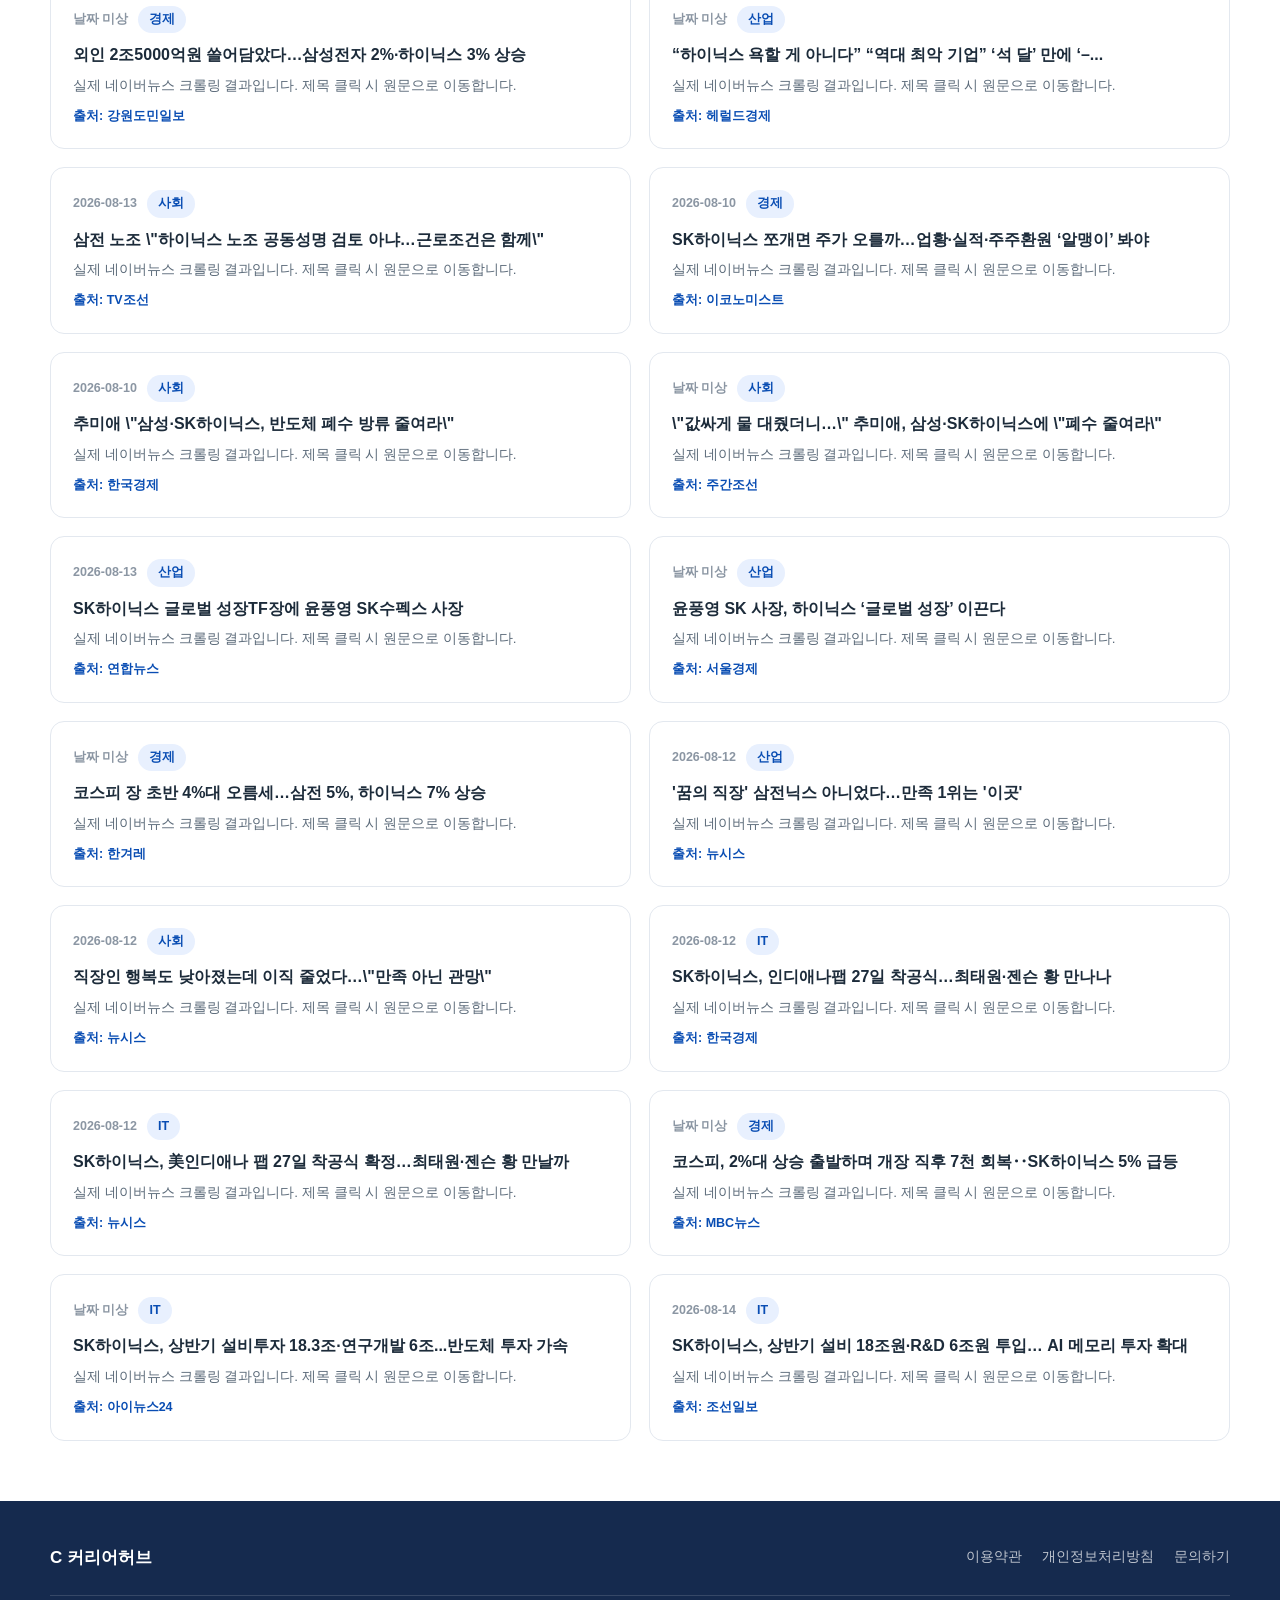
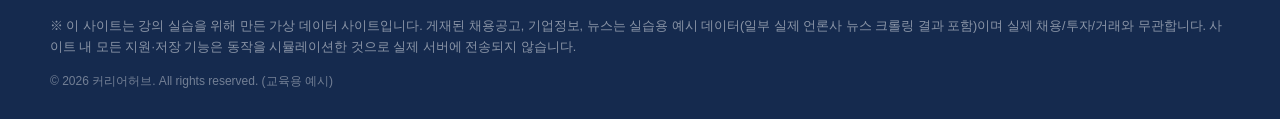
<file: news.html>
<!DOCTYPE html>
<html lang="ko">
<head>
<meta charset="UTF-8">
<meta name="viewport" content="width=device-width, initial-scale=1.0">
<title>채용뉴스 - 커리어허브</title>
<link rel="stylesheet" href="assets/style.css">
</head>
<body>

<div class="breadcrumb" id="breadcrumb"></div>

<div class="page-head container">
  <h1>채용뉴스</h1>
  <p>산업·경제·IT·사회 등 채용 시장과 관련된 다양한 소식을 만나보세요.</p>
</div>

<div class="list-summary">
  <span>일반 뉴스 <b id="normalCount">0건</b></span>
</div>

<div class="card-grid" id="normalNewsList"></div>

<div class="section-divider container">
  <h2>실전 예시 — 네이버뉴스 크롤링 결과 <span class="badge-real">실제 크롤링 데이터</span></h2>
  <p>아래 기사는 실제 언론사에서 발행된 SK하이닉스 관련 뉴스를 크롤링한 결과입니다. 제목을 클릭하면 원문 기사로 이동합니다.</p>
</div>

<div class="list-summary">
  <span>실전 크롤링 뉴스 <b id="realCount">0건</b></span>
</div>

<div class="card-grid" id="realNewsList"></div>

<script src="assets/data.js"></script>
<script src="assets/common.js"></script>
<script>
  renderHeader("news");
  renderFooter();
  renderBreadcrumb("채용뉴스");

  function newsCardHtml(news) {
    const titleHtml = news.isReal
      ? `<a href="${news.url}" target="_blank" rel="noopener">${news.title}</a>`
      : news.title;
    return `
      <div class="news-card">
        <div class="news-top">
          <span class="news-date">${news.date}</span>
          <span class="tag">${news.category}</span>
        </div>
        <p class="news-title">${titleHtml}</p>
        <p class="news-summary">${news.isReal ? "실제 네이버뉴스 크롤링 결과입니다. 제목 클릭 시 원문으로 이동합니다." : news.summary}</p>
        ${news.isReal ? `<span class="news-press">출처: ${news.press}</span>` : ""}
      </div>
    `;
  }

  const normalNews = NEWS.filter((n) => !n.isReal);
  const realNews = NEWS.filter((n) => n.isReal);

  document.getElementById("normalCount").textContent = normalNews.length + "건";
  document.getElementById("realCount").textContent = realNews.length + "건";

  document.getElementById("normalNewsList").innerHTML = normalNews.map(newsCardHtml).join("");
  document.getElementById("realNewsList").innerHTML = realNews.map(newsCardHtml).join("");
</script>
</body>
</html>
</file>
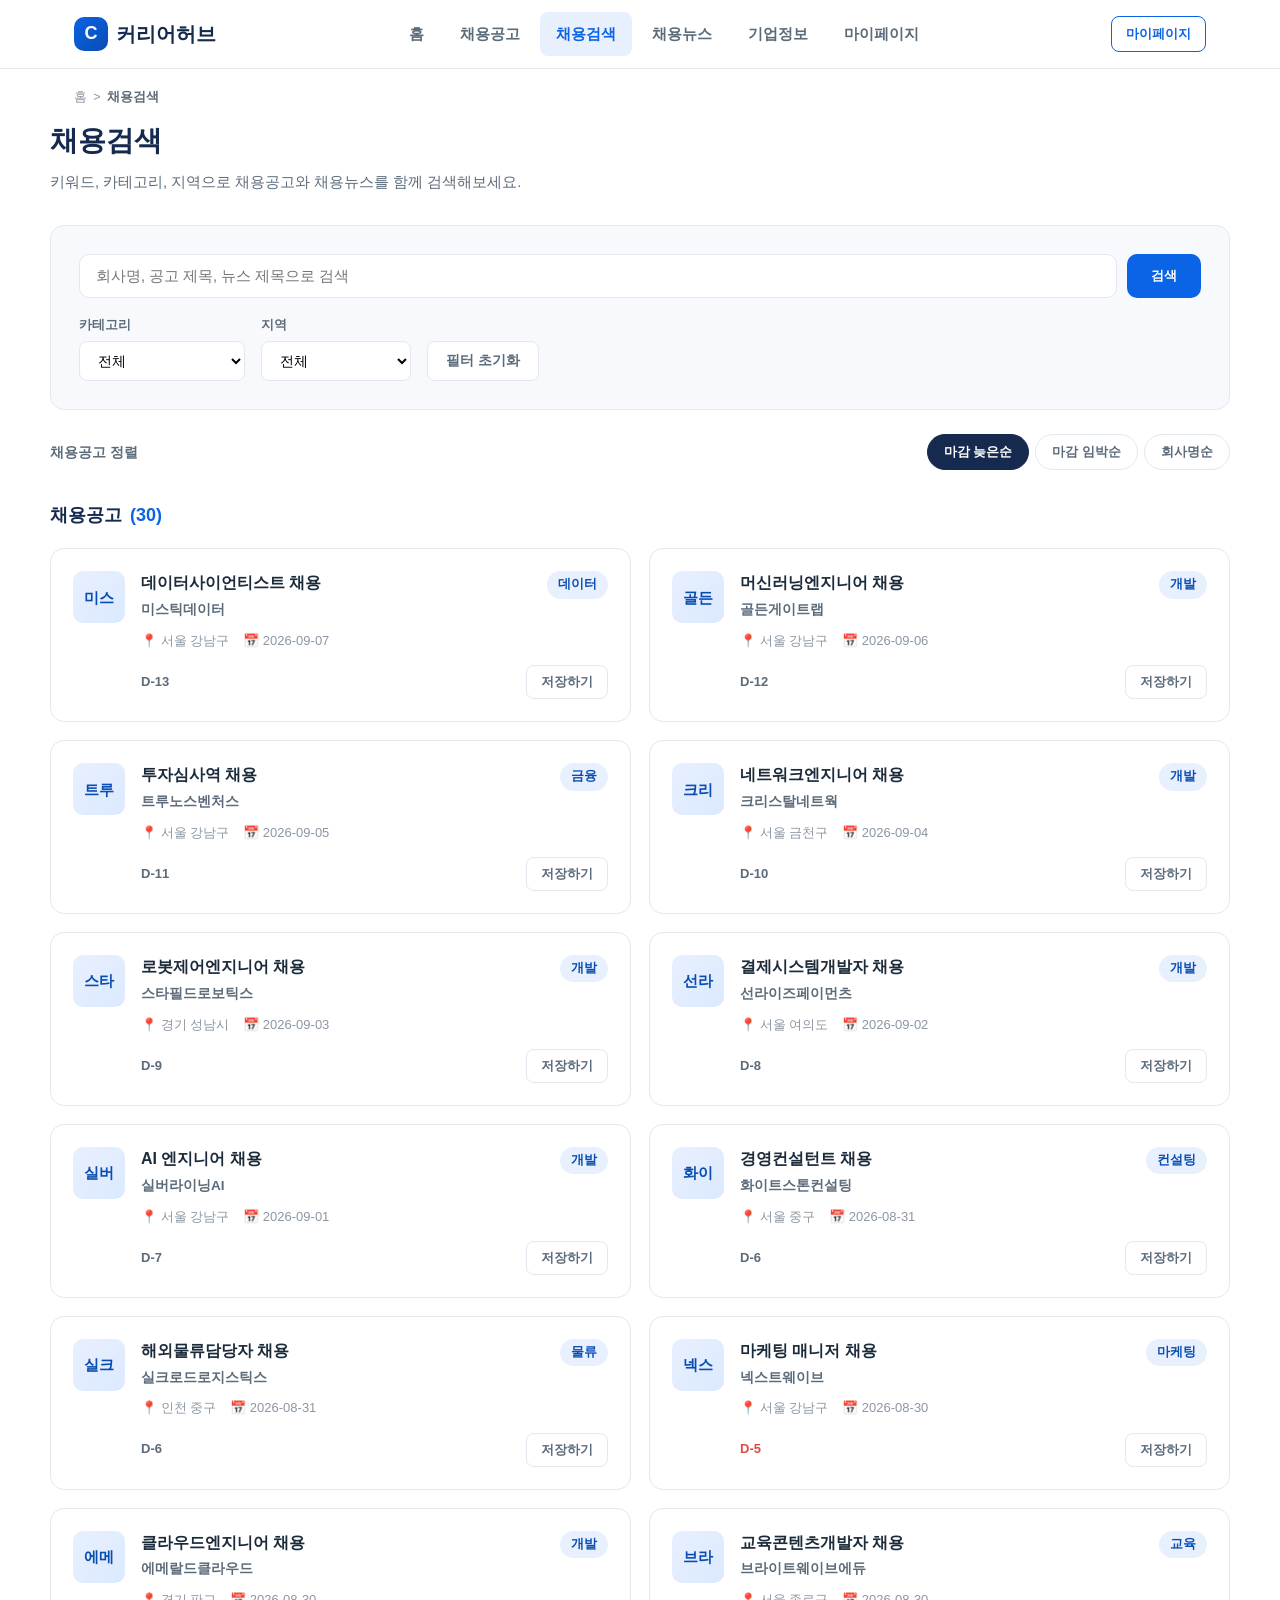
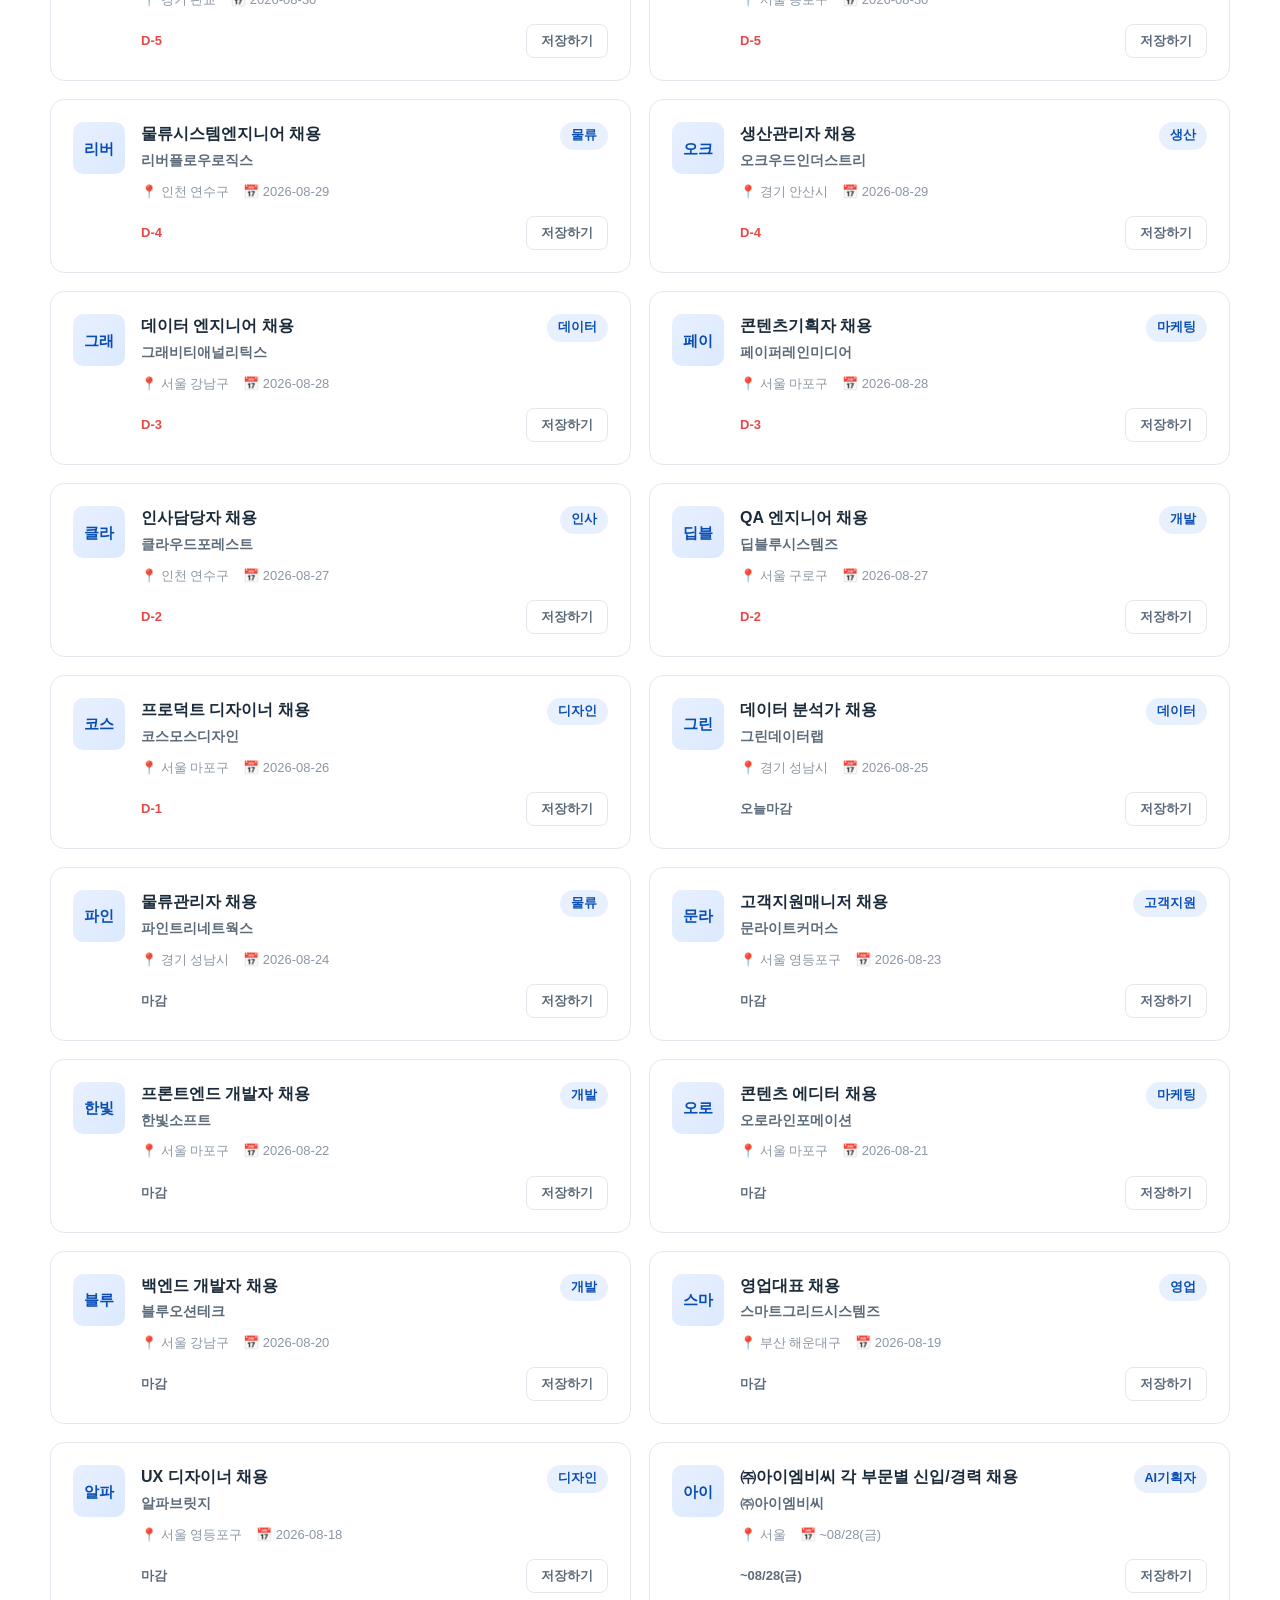
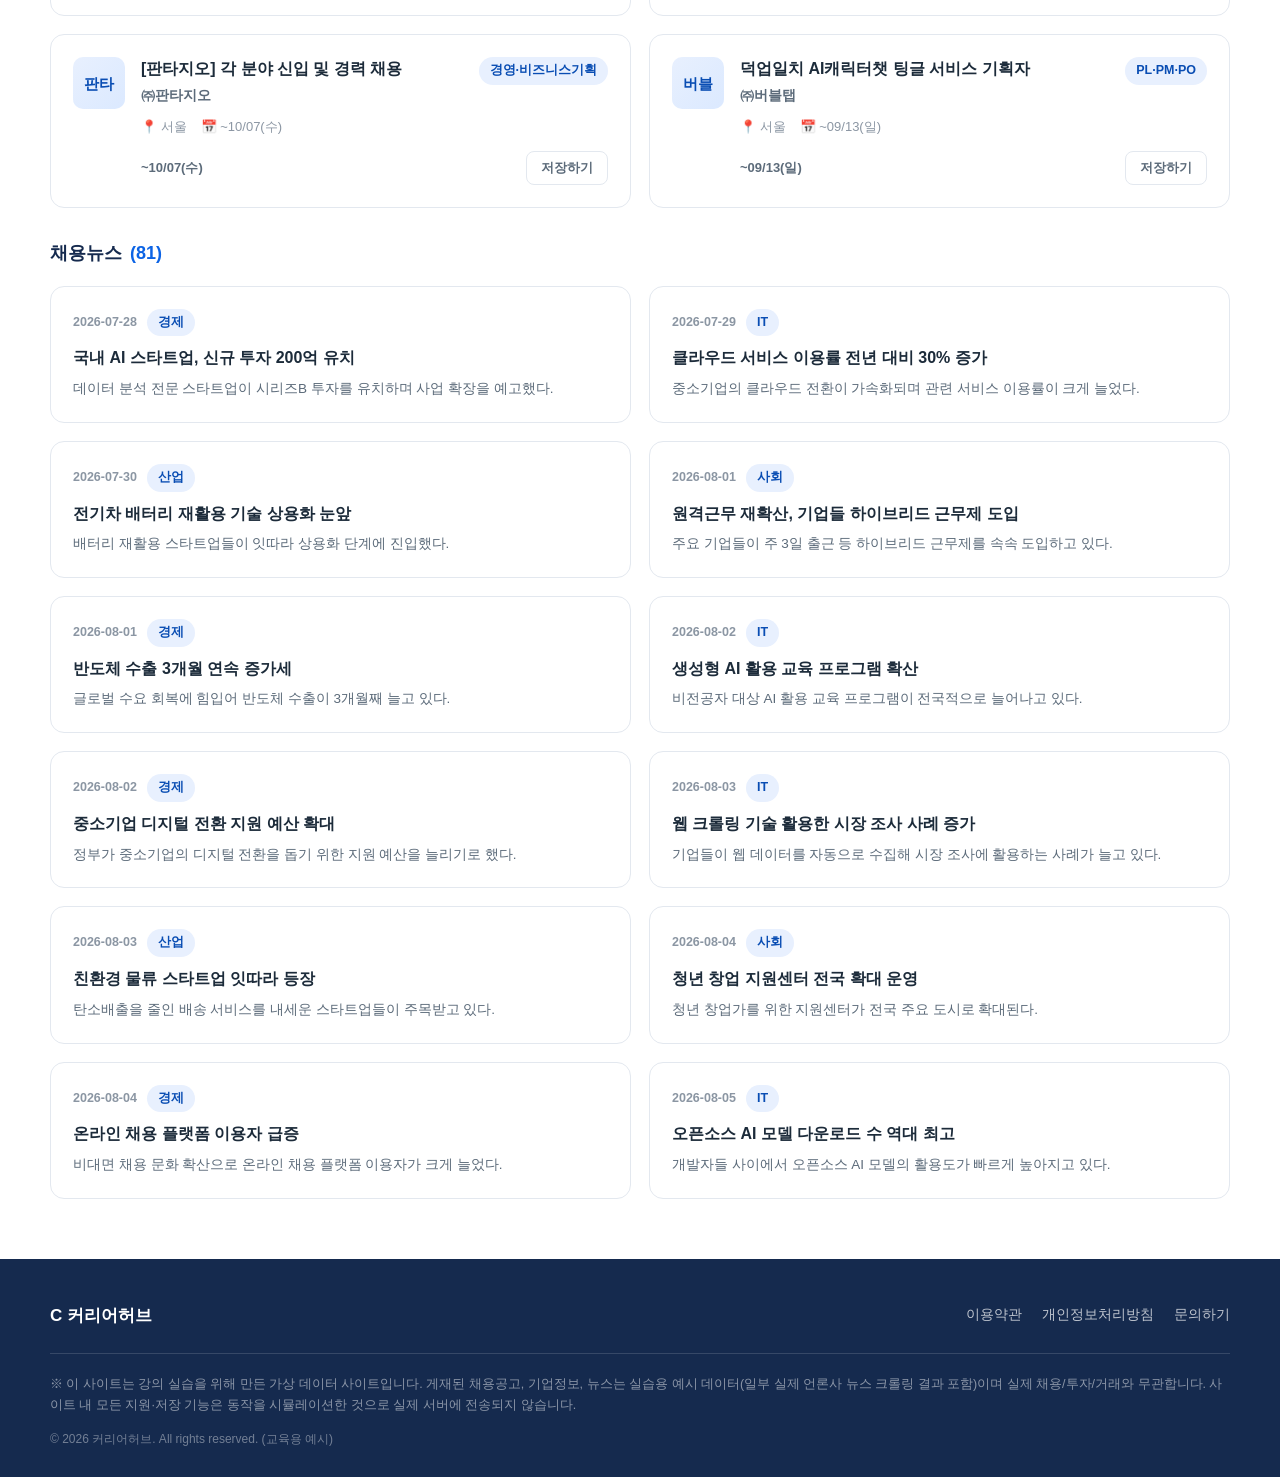
<file: search.html>
<!DOCTYPE html>
<html lang="ko">
<head>
<meta charset="UTF-8">
<meta name="viewport" content="width=device-width, initial-scale=1.0">
<title>채용검색 - 커리어허브</title>
<link rel="stylesheet" href="assets/style.css">
</head>
<body>

<div class="breadcrumb" id="breadcrumb"></div>

<div class="page-head container">
  <h1>채용검색</h1>
  <p>키워드, 카테고리, 지역으로 채용공고와 채용뉴스를 함께 검색해보세요.</p>
</div>

<div class="search-page-box">
  <form class="search-row" id="searchForm">
    <input type="text" id="searchInput" placeholder="회사명, 공고 제목, 뉴스 제목으로 검색">
    <button type="submit">검색</button>
  </form>
  <div class="filter-row">
    <div class="filter-group">
      <label>카테고리</label>
      <select id="categoryFilter">
        <option value="">전체</option>
      </select>
    </div>
    <div class="filter-group">
      <label>지역</label>
      <select id="locationFilter">
        <option value="">전체</option>
      </select>
    </div>
    <button type="button" class="reset-btn" id="resetBtn">필터 초기화</button>
  </div>
</div>

<div class="sort-row">
  <span style="font-size:14px; color:var(--text-sub); font-weight:600;">채용공고 정렬</span>
  <div class="sort-options">
    <button class="sort-btn active" data-sort="deadline-late">마감 늦은순</button>
    <button class="sort-btn" data-sort="deadline-soon">마감 임박순</button>
    <button class="sort-btn" data-sort="company">회사명순</button>
  </div>
</div>

<div class="result-section">
  <h2>채용공고 <span class="count-badge" id="jobResultCount">(0)</span></h2>
  <div class="card-grid" id="jobResults"></div>
</div>

<div class="result-section">
  <h2>채용뉴스 <span class="count-badge" id="newsResultCount">(0)</span></h2>
  <div class="card-grid" id="newsResults"></div>
</div>

<script src="assets/data.js"></script>
<script src="assets/common.js"></script>
<script>
  renderHeader("search");
  renderFooter();
  renderBreadcrumb("채용검색");

  // 필터 옵션 채우기
  const categories = [...new Set(JOBS.map((j) => j.category))].sort();
  const locations = [...new Set(JOBS.map((j) => j.location))].sort();
  const categorySelect = document.getElementById("categoryFilter");
  const locationSelect = document.getElementById("locationFilter");
  categories.forEach((c) => {
    const opt = document.createElement("option");
    opt.value = c;
    opt.textContent = c;
    categorySelect.appendChild(opt);
  });
  locations.forEach((l) => {
    const opt = document.createElement("option");
    opt.value = l;
    opt.textContent = l;
    locationSelect.appendChild(opt);
  });

  let currentSort = "deadline-late";
  const searchInput = document.getElementById("searchInput");

  // URL 쿼리 파라미터로 초기 검색어 세팅
  const initialQ = getQueryParam("q");
  if (initialQ) searchInput.value = initialQ;

  function parseDeadline(d) {
    // YYYY-MM-DD 형식만 정렬 가능, 그 외(상시채용, ~MM/DD 등)는 뒤로
    if (/^\d{4}-\d{2}-\d{2}$/.test(d)) return new Date(d).getTime();
    return null;
  }

  function jobCardHtml(job) {
    const dday = getDdayLabel(job.deadline);
    const isUrgent = dday.startsWith("D-") && parseInt(dday.slice(2)) <= 5;
    return `
      <div class="job-card">
        <div class="company-logo">${job.logo}</div>
        <div class="job-card-body">
          <div class="job-card-top">
            <div>
              <p class="job-title">${job.title}</p>
              <p class="job-company">${job.company}</p>
            </div>
            <span class="tag">${job.category}</span>
          </div>
          <div class="job-meta">
            <span>📍 ${job.location}</span>
            <span>📅 ${job.deadline}</span>
          </div>
          <div class="job-card-footer">
            <span class="deadline-badge ${isUrgent ? "" : "safe"}">${dday}</span>
            <button class="save-btn" data-job-id="${job.id}">저장하기</button>
          </div>
        </div>
      </div>
    `;
  }

  function newsCardHtml(news) {
    const titleHtml = news.isReal
      ? `<a href="${news.url}" target="_blank" rel="noopener">${news.title}</a>`
      : news.title;
    return `
      <div class="news-card">
        <div class="news-top">
          <span class="news-date">${news.date}</span>
          <span class="tag">${news.category}</span>
        </div>
        <p class="news-title">${titleHtml}</p>
        <p class="news-summary">${news.isReal ? "실제 네이버뉴스 크롤링 결과입니다." : news.summary}</p>
        ${news.isReal ? `<span class="news-press">출처: ${news.press}</span>` : ""}
      </div>
    `;
  }

  function runSearch() {
    const q = searchInput.value.trim().toLowerCase();
    const cat = categorySelect.value;
    const loc = locationSelect.value;

    // ---- 채용공고 필터 ----
    let jobs = JOBS.filter((j) => {
      const matchQ =
        !q ||
        j.title.toLowerCase().includes(q) ||
        j.company.toLowerCase().includes(q) ||
        j.category.toLowerCase().includes(q);
      const matchCat = !cat || j.category === cat;
      const matchLoc = !loc || j.location === loc;
      return matchQ && matchCat && matchLoc;
    });

    // 정렬
    if (currentSort === "deadline-late") {
      jobs.sort((a, b) => {
        const da = parseDeadline(a.deadline);
        const db = parseDeadline(b.deadline);
        if (da === null && db === null) return 0;
        if (da === null) return 1;
        if (db === null) return -1;
        return db - da;
      });
    } else if (currentSort === "deadline-soon") {
      jobs.sort((a, b) => {
        const da = parseDeadline(a.deadline);
        const db = parseDeadline(b.deadline);
        if (da === null && db === null) return 0;
        if (da === null) return 1;
        if (db === null) return -1;
        return da - db;
      });
    } else if (currentSort === "company") {
      jobs.sort((a, b) => a.company.localeCompare(b.company, "ko"));
    }

    document.getElementById("jobResultCount").textContent = `(${jobs.length})`;
    document.getElementById("jobResults").innerHTML = jobs.length
      ? jobs.map(jobCardHtml).join("")
      : '<div class="empty-state">검색 조건에 맞는 채용공고가 없습니다.</div>';
    initSaveButtons();

    // ---- 채용뉴스 필터 (검색어만 적용) ----
    let news = NEWS.filter((n) => {
      return !q || n.title.toLowerCase().includes(q) || n.summary.toLowerCase().includes(q);
    });

    document.getElementById("newsResultCount").textContent = `(${news.length})`;
    document.getElementById("newsResults").innerHTML = news.length
      ? news.slice(0, 12).map(newsCardHtml).join("")
      : '<div class="empty-state">검색 조건에 맞는 뉴스가 없습니다.</div>';
  }

  document.getElementById("searchForm").addEventListener("submit", (e) => {
    e.preventDefault();
    runSearch();
  });
  categorySelect.addEventListener("change", runSearch);
  locationSelect.addEventListener("change", runSearch);

  document.getElementById("resetBtn").addEventListener("click", () => {
    searchInput.value = "";
    categorySelect.value = "";
    locationSelect.value = "";
    currentSort = "deadline-late";
    document.querySelectorAll(".sort-btn").forEach((b) => b.classList.remove("active"));
    document.querySelector('.sort-btn[data-sort="deadline-late"]').classList.add("active");
    runSearch();
  });

  document.querySelectorAll(".sort-btn").forEach((btn) => {
    btn.addEventListener("click", () => {
      document.querySelectorAll(".sort-btn").forEach((b) => b.classList.remove("active"));
      btn.classList.add("active");
      currentSort = btn.dataset.sort;
      runSearch();
    });
  });

  runSearch();
</script>
</body>
</html>
</file>
<file: assets/style.css>
/* ============================================
   커리어허브 - 공통 스타일 시스템
   Primary: #0b63e5  Dark: #152a4e  Deep: #094db3
   ============================================ */

:root {
  --navy: #152a4e;
  --blue: #0b63e5;
  --blue-deep: #094db3;
  --blue-light: #e8f0fe;
  --blue-lighter: #f3f8ff;
  --text-main: #1c2b3a;
  --text-sub: #5c6b7a;
  --text-faint: #8b96a3;
  --border: #e3e8ef;
  --bg: #ffffff;
  --bg-soft: #f7f9fc;
  --danger: #e64848;
  --success: #1aa260;
  --radius: 14px;
  --radius-sm: 8px;
  --shadow-sm: 0 1px 3px rgba(21, 42, 78, 0.06);
  --shadow-md: 0 6px 20px rgba(21, 42, 78, 0.08);
  --shadow-lg: 0 12px 32px rgba(21, 42, 78, 0.12);
  --max-width: 1180px;
}

* { box-sizing: border-box; }

html { scroll-behavior: smooth; }

body {
  margin: 0;
  font-family: "Pretendard", "Apple SD Gothic Neo", "Malgun Gothic", -apple-system, BlinkMacSystemFont, sans-serif;
  color: var(--text-main);
  background: var(--bg);
  line-height: 1.55;
  -webkit-font-smoothing: antialiased;
}

a { color: inherit; text-decoration: none; }
ul { list-style: none; margin: 0; padding: 0; }
button { font-family: inherit; cursor: pointer; }
img { max-width: 100%; display: block; }

.container {
  max-width: var(--max-width);
  margin: 0 auto;
  padding: 0 24px;
}

/* ---------- 헤더 ---------- */
.site-header {
  position: sticky;
  top: 0;
  z-index: 100;
  background: rgba(255, 255, 255, 0.96);
  backdrop-filter: blur(8px);
  border-bottom: 1px solid var(--border);
}

.header-inner {
  max-width: var(--max-width);
  margin: 0 auto;
  padding: 0 24px;
  height: 68px;
  display: flex;
  align-items: center;
  justify-content: space-between;
  gap: 24px;
}

.logo {
  display: flex;
  align-items: center;
  gap: 8px;
  font-weight: 800;
  font-size: 20px;
  color: var(--navy);
  white-space: nowrap;
}

.logo .logo-mark {
  width: 34px;
  height: 34px;
  border-radius: 10px;
  background: linear-gradient(135deg, var(--blue) 0%, var(--blue-deep) 100%);
  color: #fff;
  display: flex;
  align-items: center;
  justify-content: center;
  font-size: 18px;
  font-weight: 900;
  flex-shrink: 0;
}

.gnb {
  display: flex;
  align-items: center;
  gap: 4px;
  flex: 1;
  justify-content: center;
}

.gnb a {
  padding: 10px 16px;
  border-radius: 8px;
  font-size: 15px;
  font-weight: 600;
  color: var(--text-sub);
  transition: all 0.15s ease;
  white-space: nowrap;
}

.gnb a:hover { background: var(--blue-lighter); color: var(--blue); }
.gnb a.active { color: var(--blue); background: var(--blue-light); }

.header-actions { display: flex; align-items: center; gap: 8px; flex-shrink: 0; }

.btn {
  display: inline-flex;
  align-items: center;
  justify-content: center;
  gap: 6px;
  padding: 10px 18px;
  border-radius: 8px;
  font-size: 14px;
  font-weight: 700;
  border: 1px solid transparent;
  transition: all 0.15s ease;
  white-space: nowrap;
}

.btn-primary { background: var(--blue); color: #fff; }
.btn-primary:hover { background: var(--blue-deep); }
.btn-outline { background: #fff; color: var(--blue); border-color: var(--blue); }
.btn-outline:hover { background: var(--blue-lighter); }
.btn-ghost { background: transparent; color: var(--text-sub); }
.btn-ghost:hover { background: var(--bg-soft); }
.btn-sm { padding: 7px 14px; font-size: 13px; }
.btn-block { width: 100%; }

.hamburger {
  display: none;
  width: 40px; height: 40px;
  border: none; background: transparent;
  align-items: center; justify-content: center;
}
.hamburger span, .hamburger::before, .hamburger::after { content: ''; display: block; width: 22px; height: 2px; background: var(--navy); position: relative; }

/* ---------- 모바일 GNB ---------- */
.mobile-gnb {
  display: none;
  flex-direction: column;
  background: #fff;
  border-bottom: 1px solid var(--border);
  padding: 8px 16px 16px;
}
.mobile-gnb a {
  padding: 12px 8px;
  font-weight: 600;
  color: var(--text-main);
  border-bottom: 1px solid var(--bg-soft);
}
.mobile-gnb.open { display: flex; }

/* ---------- 브레드크럼 ---------- */
.breadcrumb {
  max-width: var(--max-width);
  margin: 0 auto;
  padding: 18px 24px 0;
  font-size: 13px;
  color: var(--text-faint);
}
.breadcrumb a { color: var(--text-faint); }
.breadcrumb a:hover { color: var(--blue); }
.breadcrumb .sep { margin: 0 6px; }
.breadcrumb .current { color: var(--text-sub); font-weight: 600; }

/* ---------- 히어로 ---------- */
.hero {
  background: linear-gradient(160deg, var(--navy) 0%, var(--blue-deep) 60%, var(--blue) 100%);
  color: #fff;
  padding: 72px 24px 96px;
  text-align: center;
}

.hero h1 {
  font-size: 40px;
  font-weight: 800;
  margin: 0 0 14px;
  letter-spacing: -0.5px;
}

.hero p.sub {
  font-size: 17px;
  color: rgba(255, 255, 255, 0.82);
  margin: 0 0 36px;
}

.search-box {
  max-width: 640px;
  margin: 0 auto;
  display: flex;
  background: #fff;
  border-radius: 14px;
  padding: 6px;
  box-shadow: var(--shadow-lg);
}

.search-box input {
  flex: 1;
  border: none;
  outline: none;
  font-size: 15px;
  padding: 14px 18px;
  border-radius: 10px;
  color: var(--text-main);
}

.search-box button {
  background: var(--blue);
  color: #fff;
  border: none;
  padding: 0 26px;
  border-radius: 10px;
  font-weight: 700;
  font-size: 15px;
  transition: background 0.15s ease;
}
.search-box button:hover { background: var(--blue-deep); }

.popular-keywords {
  margin: 22px auto 0;
  max-width: 640px;
  display: flex;
  align-items: center;
  justify-content: center;
  gap: 10px;
  flex-wrap: wrap;
  font-size: 13px;
  color: rgba(255, 255, 255, 0.75);
}

.popular-keywords .label { font-weight: 600; }

.keyword-chip {
  padding: 5px 14px;
  border-radius: 20px;
  background: rgba(255, 255, 255, 0.14);
  border: 1px solid rgba(255, 255, 255, 0.28);
  color: #fff;
  font-weight: 500;
  transition: background 0.15s ease;
}
.keyword-chip:hover { background: rgba(255, 255, 255, 0.26); }

/* ---------- 섹션 공통 ---------- */
.section { padding: 64px 24px; }
.section-title {
  font-size: 26px;
  font-weight: 800;
  color: var(--navy);
  margin: 0 0 8px;
  text-align: center;
}
.section-desc {
  text-align: center;
  color: var(--text-sub);
  margin: 0 0 40px;
  font-size: 15px;
}

/* ---------- 둘러보기 카드 (홈) ---------- */
.explore-grid {
  max-width: var(--max-width);
  margin: -56px auto 0;
  display: grid;
  grid-template-columns: repeat(3, 1fr);
  gap: 20px;
  position: relative;
  z-index: 2;
}

.explore-card {
  background: #fff;
  border-radius: var(--radius);
  padding: 32px 28px;
  box-shadow: var(--shadow-lg);
  border: 1px solid var(--border);
  transition: transform 0.2s ease, box-shadow 0.2s ease;
}
.explore-card:hover { transform: translateY(-6px); box-shadow: 0 18px 40px rgba(21,42,78,0.16); }

.explore-icon {
  width: 52px; height: 52px;
  border-radius: 12px;
  display: flex; align-items: center; justify-content: center;
  font-size: 24px;
  margin-bottom: 18px;
  background: var(--blue-light);
}

.explore-card h3 { font-size: 19px; margin: 0 0 8px; color: var(--navy); }
.explore-card p { font-size: 14px; color: var(--text-sub); margin: 0 0 18px; }
.explore-card .count { font-size: 13px; color: var(--blue); font-weight: 700; margin-bottom: 4px; }
.explore-card .go-link { font-size: 14px; font-weight: 700; color: var(--blue); display: inline-flex; align-items: center; gap: 4px; }

/* ---------- 카드형 그리드 ---------- */
.card-grid {
  max-width: var(--max-width);
  margin: 0 auto;
  display: grid;
  grid-template-columns: repeat(2, 1fr);
  gap: 18px;
}

/* ---------- 채용 카드 ---------- */
.job-card {
  background: #fff;
  border: 1px solid var(--border);
  border-radius: var(--radius);
  padding: 22px;
  display: flex;
  gap: 16px;
  transition: box-shadow 0.15s ease, transform 0.15s ease;
}
.job-card:hover { box-shadow: var(--shadow-md); transform: translateY(-2px); }

.company-logo {
  flex-shrink: 0;
  width: 52px; height: 52px;
  border-radius: 10px;
  background: linear-gradient(135deg, var(--blue-light), #dbe9ff);
  color: var(--blue-deep);
  font-weight: 800;
  font-size: 15px;
  display: flex; align-items: center; justify-content: center;
}

.job-card-body { flex: 1; min-width: 0; }

.job-card-top { display: flex; justify-content: space-between; align-items: flex-start; gap: 8px; }

.job-title { font-size: 16px; font-weight: 700; color: var(--text-main); margin: 0 0 4px; }
.job-company { font-size: 13.5px; color: var(--text-sub); margin: 0 0 10px; font-weight: 600; }

.job-meta {
  display: flex; flex-wrap: wrap; gap: 8px 14px;
  font-size: 13px; color: var(--text-faint);
  margin-bottom: 12px;
}
.job-meta span { display: inline-flex; align-items: center; gap: 4px; }

.tag {
  display: inline-flex;
  padding: 4px 11px;
  border-radius: 20px;
  font-size: 12.5px;
  font-weight: 700;
  background: var(--blue-light);
  color: var(--blue-deep);
}
.tag.tag-outline { background: #fff; border: 1px solid var(--border); color: var(--text-sub); }

.job-card-footer {
  display: flex; align-items: center; justify-content: space-between;
  margin-top: 14px;
}

.deadline-badge { font-size: 13px; color: var(--danger); font-weight: 700; }
.deadline-badge.safe { color: var(--text-sub); }

.save-btn {
  border: 1px solid var(--border);
  background: #fff;
  color: var(--text-sub);
  border-radius: 8px;
  padding: 7px 14px;
  font-size: 13px;
  font-weight: 700;
  transition: all 0.15s ease;
}
.save-btn:hover, .save-btn.saved {
  background: var(--blue);
  color: #fff;
  border-color: var(--blue);
}

/* ---------- 페이지네이션 ---------- */
.pagination {
  max-width: var(--max-width);
  margin: 40px auto 0;
  display: flex;
  align-items: center;
  justify-content: center;
  gap: 8px;
  flex-wrap: wrap;
}
.page-link {
  width: 40px; height: 40px;
  border-radius: 8px;
  border: 1px solid var(--border);
  display: flex; align-items: center; justify-content: center;
  font-weight: 700; font-size: 14px;
  color: var(--text-sub);
  background: #fff;
}
.page-link.active { background: var(--blue); color: #fff; border-color: var(--blue); }
.page-link:hover:not(.active) { background: var(--blue-lighter); color: var(--blue); }
.page-link.next {
  width: auto; padding: 0 20px;
  background: var(--navy); color: #fff; border-color: var(--navy);
  gap: 6px;
}
.page-link.next:hover { background: var(--blue-deep); }
.page-link.disabled { opacity: 0.4; pointer-events: none; }

.list-summary {
  max-width: var(--max-width);
  margin: 0 auto 20px;
  display: flex; justify-content: space-between; align-items: center;
  font-size: 14px; color: var(--text-sub);
}
.list-summary b { color: var(--blue-deep); font-weight: 800; }

/* ---------- 뉴스 카드 ---------- */
.news-card {
  background: #fff;
  border: 1px solid var(--border);
  border-radius: var(--radius);
  padding: 22px;
  transition: box-shadow 0.15s ease, transform 0.15s ease;
}
.news-card:hover { box-shadow: var(--shadow-md); transform: translateY(-2px); }
.news-top { display: flex; align-items: center; gap: 10px; margin-bottom: 10px; }
.news-date { font-size: 12.5px; color: var(--text-faint); font-weight: 600; }
.news-title { font-size: 16px; font-weight: 700; margin: 0 0 8px; color: var(--text-main); }
.news-title a:hover { color: var(--blue); }
.news-summary { font-size: 13.5px; color: var(--text-sub); margin: 0; }
.news-press { font-size: 12.5px; color: var(--blue-deep); font-weight: 700; margin-top: 10px; display: block; }

.section-divider {
  max-width: var(--max-width);
  margin: 56px auto 32px;
  padding-top: 40px;
  border-top: 2px dashed var(--border);
}
.section-divider h2 {
  font-size: 20px; font-weight: 800; color: var(--navy);
  display: flex; align-items: center; gap: 10px;
}
.section-divider .badge-real {
  background: var(--blue); color: #fff; font-size: 12px;
  padding: 4px 10px; border-radius: 20px; font-weight: 700;
}
.section-divider p { color: var(--text-sub); font-size: 13.5px; margin: 6px 0 0; }

/* ---------- 기업 카드 ---------- */
.company-card {
  background: #fff;
  border: 1px solid var(--border);
  border-radius: var(--radius);
  padding: 26px;
  text-align: left;
  transition: box-shadow 0.15s ease, transform 0.15s ease;
}
.company-card:hover { box-shadow: var(--shadow-md); transform: translateY(-2px); }
.company-card .company-logo { width: 56px; height: 56px; font-size: 16px; margin-bottom: 16px; }
.company-card h3 { font-size: 17px; margin: 0 0 6px; color: var(--navy); }
.company-card .industry { font-size: 13px; color: var(--blue-deep); font-weight: 700; margin-bottom: 10px; }
.company-card .company-stats {
  display: flex; gap: 16px; font-size: 13px; color: var(--text-sub);
  margin-bottom: 12px; padding-bottom: 12px; border-bottom: 1px solid var(--bg-soft);
}
.company-card .tagline { font-size: 13.5px; color: var(--text-sub); margin: 0 0 18px; min-height: 40px; }

/* ---------- 검색 페이지 ---------- */
.search-page-box {
  max-width: var(--max-width);
  margin: 32px auto 0;
  background: var(--bg-soft);
  border-radius: var(--radius);
  padding: 28px;
  border: 1px solid var(--border);
}
.search-page-box .search-row {
  display: flex; gap: 10px; margin-bottom: 18px;
}
.search-page-box .search-row input {
  flex: 1; padding: 13px 16px; border-radius: 10px; border: 1px solid var(--border);
  font-size: 14.5px; outline: none;
}
.search-page-box .search-row input:focus { border-color: var(--blue); }
.search-page-box .search-row button {
  background: var(--blue); color: #fff; border: none; padding: 0 24px; border-radius: 10px; font-weight: 700;
}

.filter-row {
  display: flex; flex-wrap: wrap; gap: 16px; align-items: flex-end;
}
.filter-group { display: flex; flex-direction: column; gap: 6px; }
.filter-group label { font-size: 12.5px; font-weight: 700; color: var(--text-sub); }
.filter-group select {
  padding: 10px 14px; border-radius: 8px; border: 1px solid var(--border);
  font-size: 14px; min-width: 150px; background: #fff; outline: none;
}
.filter-group select:focus { border-color: var(--blue); }

.reset-btn {
  padding: 10px 18px; border-radius: 8px; border: 1px solid var(--border);
  background: #fff; color: var(--text-sub); font-weight: 700; font-size: 13.5px;
}
.reset-btn:hover { background: #fff; border-color: var(--danger); color: var(--danger); }

.sort-row {
  max-width: var(--max-width);
  margin: 24px auto 0;
  display: flex; justify-content: space-between; align-items: center;
}
.sort-options { display: flex; gap: 6px; }
.sort-btn {
  padding: 8px 16px; border-radius: 20px; border: 1px solid var(--border);
  background: #fff; font-size: 13px; font-weight: 700; color: var(--text-sub);
}
.sort-btn.active { background: var(--navy); color: #fff; border-color: var(--navy); }

.result-section { max-width: var(--max-width); margin: 32px auto 0; }
.result-section h2 {
  font-size: 18px; font-weight: 800; color: var(--navy);
  margin: 0 0 18px; display: flex; align-items: center; gap: 8px;
}
.result-section h2 .count-badge { color: var(--blue); }

.empty-state {
  text-align: center; padding: 60px 20px; color: var(--text-faint);
  font-size: 14.5px;
}

/* ---------- 마이페이지 ---------- */
.mypage-layout {
  max-width: var(--max-width);
  margin: 32px auto 0;
  display: grid;
  grid-template-columns: 280px 1fr;
  gap: 24px;
}
.profile-card {
  background: #fff; border: 1px solid var(--border); border-radius: var(--radius);
  padding: 28px; text-align: center; height: fit-content;
}
.profile-avatar {
  width: 72px; height: 72px; border-radius: 50%;
  background: linear-gradient(135deg, var(--blue), var(--blue-deep));
  color: #fff; display: flex; align-items: center; justify-content: center;
  font-size: 28px; font-weight: 800; margin: 0 auto 14px;
}
.profile-card h3 { margin: 0 0 4px; font-size: 17px; }
.profile-card p { margin: 0 0 18px; color: var(--text-sub); font-size: 13.5px; }
.mypage-menu { text-align: left; margin-top: 20px; }
.mypage-menu li a {
  display: block; padding: 12px 14px; border-radius: 8px; font-size: 14px; font-weight: 600;
  color: var(--text-sub);
}
.mypage-menu li a.active, .mypage-menu li a:hover { background: var(--blue-light); color: var(--blue); }

.mypage-main .widget {
  background: #fff; border: 1px solid var(--border); border-radius: var(--radius);
  padding: 24px; margin-bottom: 20px;
}
.mypage-main .widget h3 { margin: 0 0 16px; font-size: 16px; color: var(--navy); }
.stat-grid { display: grid; grid-template-columns: repeat(3, 1fr); gap: 12px; }
.stat-box { background: var(--bg-soft); border-radius: 10px; padding: 18px; text-align: center; }
.stat-box .num { font-size: 24px; font-weight: 800; color: var(--blue); }
.stat-box .label { font-size: 12.5px; color: var(--text-sub); margin-top: 4px; }
.saved-item {
  display: flex; justify-content: space-between; align-items: center;
  padding: 14px 0; border-bottom: 1px solid var(--bg-soft);
}
.saved-item:last-child { border-bottom: none; }

/* ---------- 푸터 ---------- */
.site-footer {
  background: var(--navy);
  color: rgba(255,255,255,0.72);
  padding: 44px 24px 28px;
  margin-top: 60px;
}
.footer-inner {
  max-width: var(--max-width);
  margin: 0 auto;
}
.footer-top {
  display: flex; justify-content: space-between; align-items: center;
  padding-bottom: 24px; border-bottom: 1px solid rgba(255,255,255,0.14);
  margin-bottom: 20px; flex-wrap: wrap; gap: 16px;
}
.footer-logo { font-weight: 800; font-size: 17px; color: #fff; }
.footer-links { display: flex; gap: 20px; }
.footer-links a { font-size: 13.5px; color: rgba(255,255,255,0.72); }
.footer-links a:hover { color: #fff; }
.footer-disclaimer {
  font-size: 12.5px; line-height: 1.7; color: rgba(255,255,255,0.5);
}
.footer-copy { font-size: 12px; color: rgba(255,255,255,0.4); margin-top: 14px; }

/* ---------- 페이지 헤더 (내부 페이지 상단 타이틀) ---------- */
.page-head {
  max-width: var(--max-width);
  margin: 12px auto 32px;
  padding: 0 0;
}
.page-head h1 { font-size: 28px; font-weight: 800; color: var(--navy); margin: 0 0 8px; }
.page-head p { color: var(--text-sub); font-size: 14.5px; margin: 0; }

/* ---------- 반응형 ---------- */
@media (max-width: 900px) {
  .gnb { display: none; }
  .hamburger { display: flex; }
  .explore-grid { grid-template-columns: 1fr; margin-top: -40px; }
  .card-grid { grid-template-columns: 1fr; }
  .hero h1 { font-size: 28px; }
  .hero { padding: 52px 20px 80px; }
  .mypage-layout { grid-template-columns: 1fr; }
  .filter-row { flex-direction: column; align-items: stretch; }
  .filter-group select { width: 100%; }
  .footer-top { flex-direction: column; align-items: flex-start; }
  .sort-row { flex-direction: column; align-items: flex-start; gap: 12px; }
}

@media (max-width: 520px) {
  .job-card { flex-direction: column; }
  .search-box { flex-direction: column; padding: 10px; gap: 8px; }
  .search-box button { padding: 12px; }
  .stat-grid { grid-template-columns: 1fr; }
}
</file>
